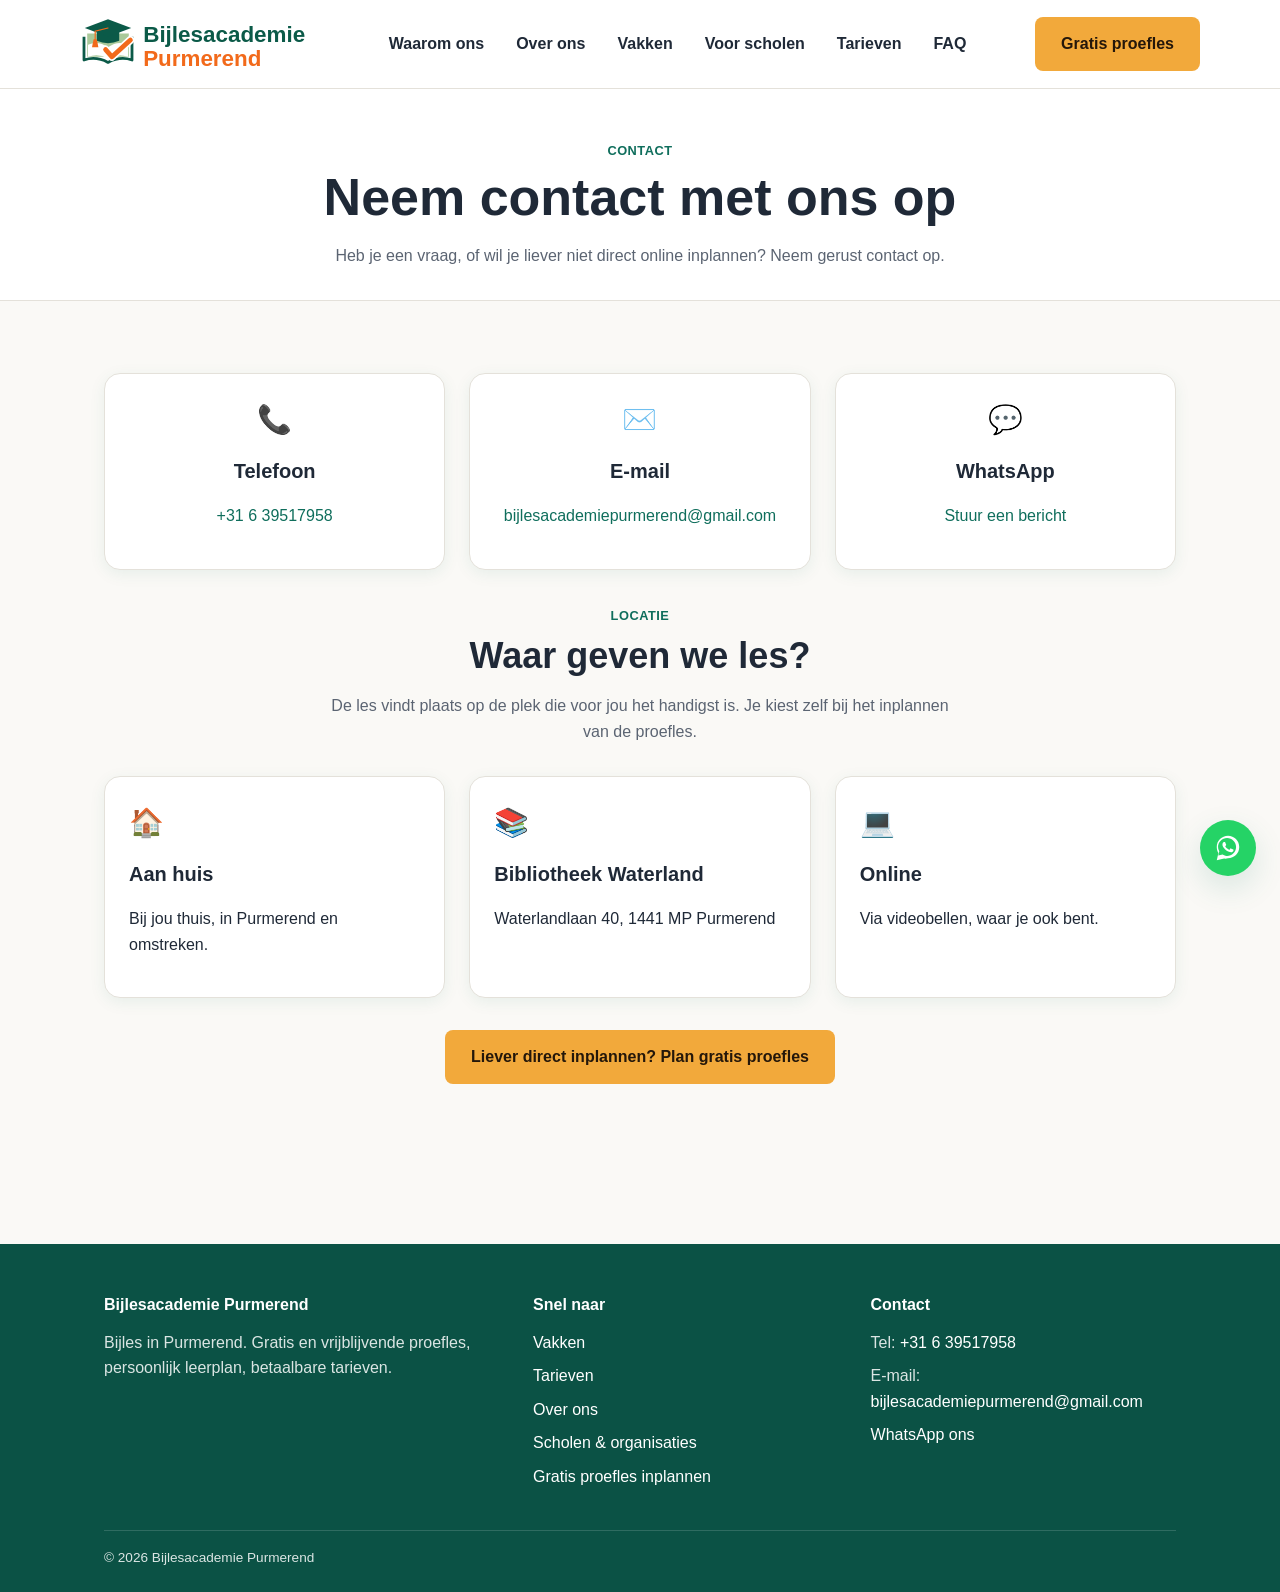
<file: contact.html>
<!DOCTYPE html>
<html lang="nl">
<head>
  <meta charset="UTF-8">
  <meta name="viewport" content="width=device-width, initial-scale=1.0">
  <title>Contact | Bijlesacademie Purmerend</title>
  <meta name="description" content="Neem contact op met Bijlesacademie Purmerend via telefoon, e-mail of WhatsApp, of plan direct een gratis proefles in.">
  <meta property="og:type" content="website">
  <meta property="og:site_name" content="Bijlesacademie Purmerend">
  <meta property="og:title" content="Contact | Bijlesacademie Purmerend">
  <meta property="og:description" content="Neem contact op met Bijlesacademie Purmerend via telefoon, e-mail of WhatsApp, of plan direct een gratis proefles in.">
  <meta property="og:url" content="https://bijlesacademiepurmerend.nl/contact.html">
  <meta property="og:image" content="https://bijlesacademiepurmerend.nl/images/og-image.jpg">
  <meta property="og:image:width" content="1200">
  <meta property="og:image:height" content="627">
  <meta name="twitter:card" content="summary_large_image">
  <link rel="icon" href="images/favicon.png" type="image/png">
  <link rel="stylesheet" href="css/style.css">
</head>
<body>

  <header class="site-header">
    <div class="container nav">
      <a class="logo" href="index.html">
        <img src="images/logo.svg" alt="Bijlesacademie Purmerend">
      </a>
      <nav class="nav-links" id="nav-links" aria-label="Hoofdmenu">
        <a href="index.html#waarom-ons">Waarom ons</a>
        <a href="over-ons.html">Over ons</a>
        <a href="vakken.html">Vakken</a>
        <a href="scholen.html">Voor scholen</a>
        <a href="index.html#tarieven">Tarieven</a>        <a href="index.html#faq">FAQ</a>
      </nav>
      <div class="nav-actions">
        <a class="btn btn--primary nav-cta" href="proefles-inplannen.html">Gratis proefles</a>
        <button class="nav-toggle" aria-label="Menu openen" aria-expanded="false">☰</button>
      </div>
    </div>
  </header>

  <main>

    <div class="page-header">
      <div class="container">
        <span class="eyebrow">Contact</span>
        <h1>Neem contact met ons op</h1>
        <p>Heb je een vraag, of wil je liever niet direct online inplannen? Neem gerust contact op.</p>
      </div>
    </div>

    <section class="section">
      <div class="container">
        <div class="grid grid--3">
          <div class="card text-center">
            <div class="card-icon">📞</div>
            <h3>Telefoon</h3>
            <!-- PLACEHOLDER: vul hier het echte telefoonnummer in. -->
            <p><a href="tel:+31639517958">+31 6 39517958</a></p>
          </div>
          <div class="card text-center">
            <div class="card-icon">✉️</div>
            <h3>E-mail</h3>
            <!-- PLACEHOLDER: vul hier het echte e-mailadres in (bv. het Google Workspace-adres). -->
            <p><a href="mailto:bijlesacademiepurmerend@gmail.com">bijlesacademiepurmerend@gmail.com</a></p>
          </div>
          <div class="card text-center">
            <div class="card-icon">💬</div>
            <h3>WhatsApp</h3>
            <!-- PLACEHOLDER: vul hier de echte WhatsApp-link in, bv. https://wa.me/31612345678 -->
            <p><a href="https://wa.me/31639517958">Stuur een bericht</a></p>
          </div>
        </div>

        <div class="section-intro mt-6">
          <span class="eyebrow">Locatie</span>
          <h2>Waar geven we les?</h2>
          <p>De les vindt plaats op de plek die voor jou het handigst is. Je kiest zelf bij het inplannen van de proefles.</p>
        </div>

        <div class="grid grid--3">
          <div class="card">
            <div class="card-icon">🏠</div>
            <h3>Aan huis</h3>
            <p>Bij jou thuis, in Purmerend en omstreken.</p>
          </div>
          <div class="card">
            <div class="card-icon">📚</div>
            <h3>Bibliotheek Waterland</h3>
            <p>Waterlandlaan 40, 1441 MP Purmerend</p>
          </div>
          <div class="card">
            <div class="card-icon">💻</div>
            <h3>Online</h3>
            <p>Via videobellen, waar je ook bent.</p>
          </div>
        </div>

        <p class="text-center mt-6">
          <a class="btn btn--primary" href="proefles-inplannen.html">Liever direct inplannen? Plan gratis proefles</a>
        </p>
      </div>
    </section>

  </main>

  <footer class="site-footer">
    <div class="container">
      <div class="footer-grid">
        <div>
          <h4>Bijlesacademie Purmerend</h4>
          <p>Bijles in Purmerend. Gratis en vrijblijvende proefles, persoonlijk leerplan, betaalbare tarieven.</p>
        </div>
        <div>
          <h4>Snel naar</h4>
          <ul>
            <li><a href="vakken.html">Vakken</a></li>
            <li><a href="index.html#tarieven">Tarieven</a></li>
            <li><a href="over-ons.html">Over ons</a></li>
            <li><a href="scholen.html">Scholen &amp; organisaties</a></li>            <li><a href="proefles-inplannen.html">Gratis proefles inplannen</a></li>
          </ul>
        </div>
        <div>
          <h4>Contact</h4>
          <!-- PLACEHOLDERS: vul hier de echte contactgegevens in. Zoek in het hele
               project op "[" om alle placeholders terug te vinden (zie SETUP.md). -->
          <ul>
            <li>Tel: <a href="tel:+31639517958">+31 6 39517958</a></li>
            <li>E-mail: <a href="mailto:bijlesacademiepurmerend@gmail.com">bijlesacademiepurmerend@gmail.com</a></li>
            <li><a href="https://wa.me/31639517958">WhatsApp ons</a></li>
          </ul>
        </div>
      </div>
      <div class="footer-bottom">
        <span>&copy; <span data-year></span> Bijlesacademie Purmerend</span>
      </div>
    </div>
  </footer>

  <a class="whatsapp-float" href="https://wa.me/31639517958" target="_blank" rel="noopener" aria-label="Stuur een WhatsApp-bericht">
    <svg viewBox="0 0 32 32" aria-hidden="true">
      <path d="M16.004 3C9.376 3 4 8.373 4 15c0 2.34.652 4.527 1.786 6.395L4 29l7.84-1.746A11.94 11.94 0 0 0 16.004 27C22.63 27 28 21.627 28 15S22.63 3 16.004 3zm.002 21.6c-1.94 0-3.76-.52-5.33-1.43l-.383-.227-4.65 1.035 1.06-4.53-.25-.4A9.55 9.55 0 0 1 5.4 15c0-5.302 4.303-9.6 9.606-9.6 5.302 0 9.6 4.298 9.6 9.6 0 5.303-4.298 9.6-9.6 9.6zm5.27-7.19c-.29-.145-1.712-.845-1.978-.942-.265-.097-.458-.145-.652.145-.194.29-.748.942-.917 1.136-.169.194-.338.218-.628.073-.29-.145-1.223-.451-2.33-1.437-.862-.769-1.444-1.718-1.613-2.008-.169-.29-.018-.446.127-.59.13-.13.29-.338.435-.507.145-.169.194-.29.29-.484.097-.194.048-.363-.024-.508-.073-.145-.652-1.572-.893-2.153-.235-.566-.474-.49-.652-.5-.169-.008-.363-.01-.556-.01a1.067 1.067 0 0 0-.773.363c-.265.29-1.014.99-1.014 2.416 0 1.426 1.038 2.804 1.183 2.998.145.194 2.043 3.12 4.95 4.376.692.299 1.232.477 1.653.61.694.221 1.326.19 1.826.115.557-.083 1.712-.7 1.954-1.375.242-.676.242-1.255.169-1.376-.073-.121-.266-.194-.556-.339z"/>
    </svg>
  </a>

  <script src="js/main.js"></script>
</body>
</html>
</file>
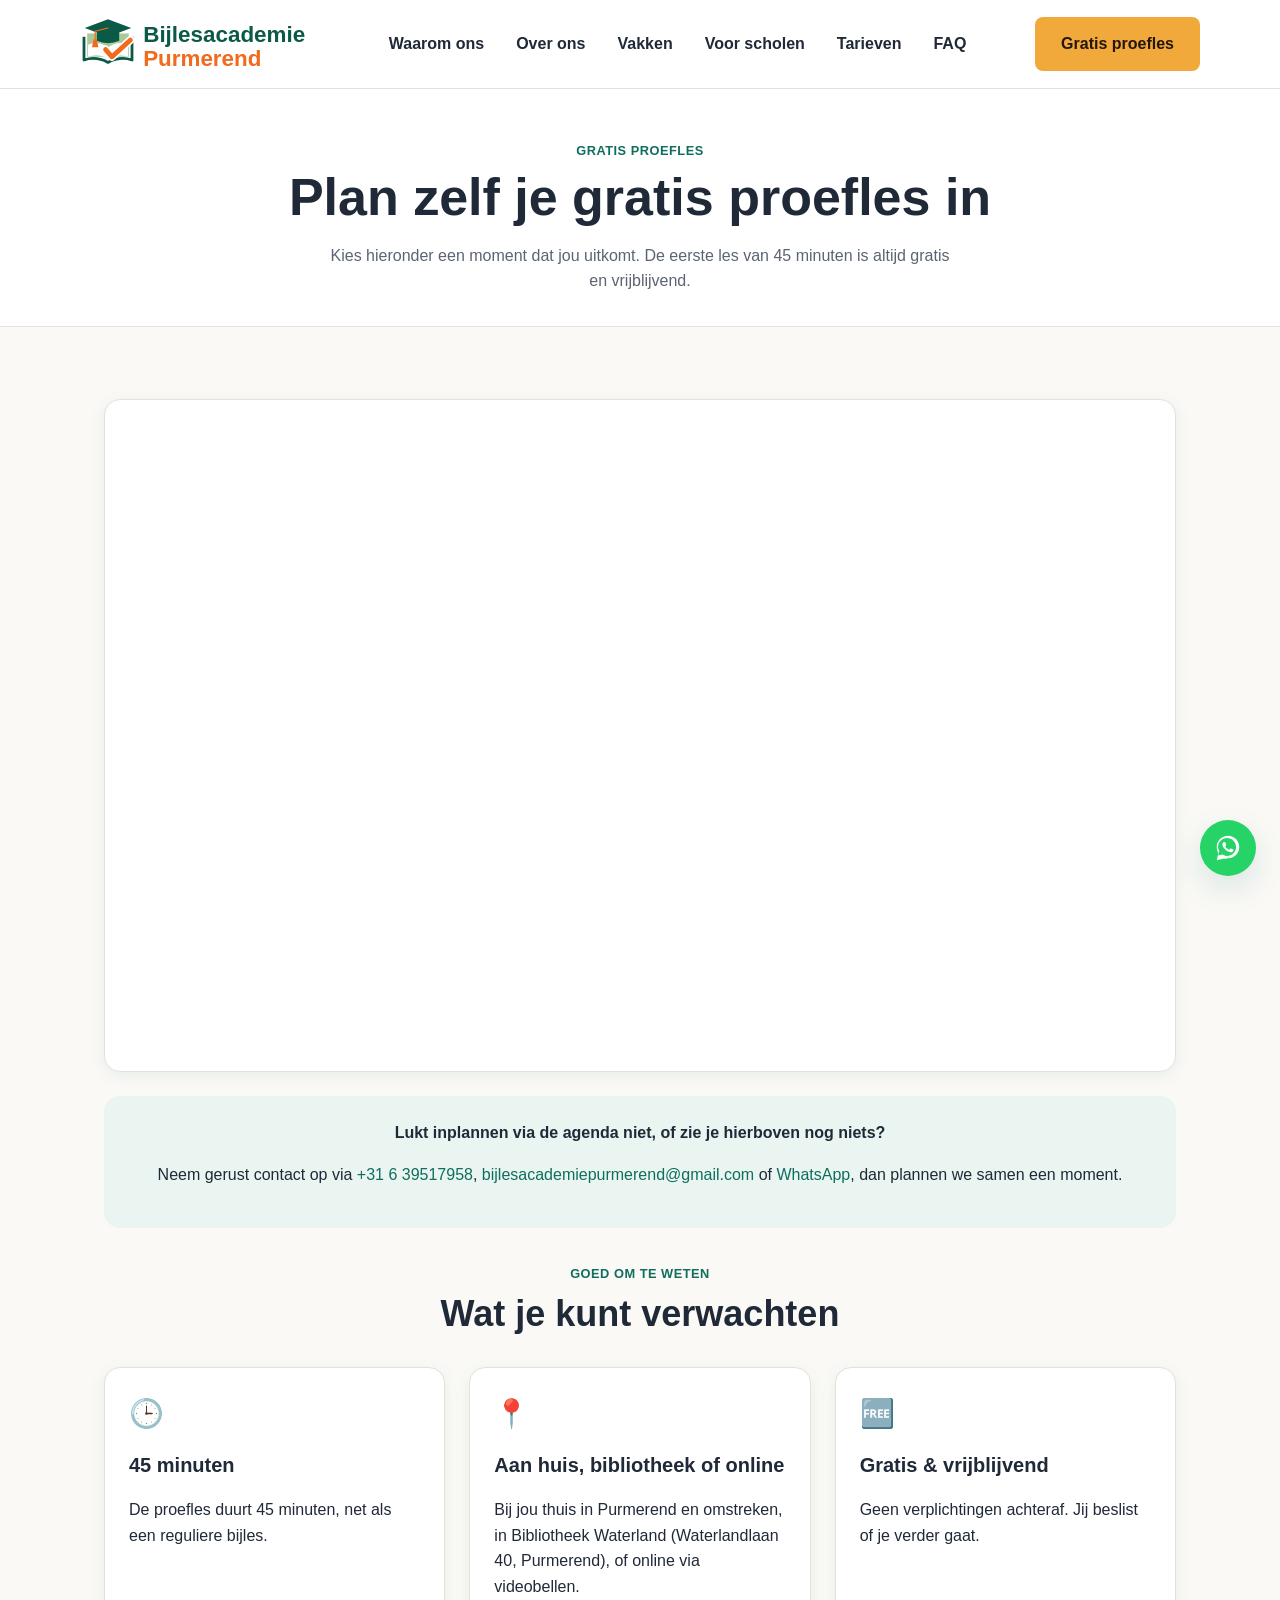
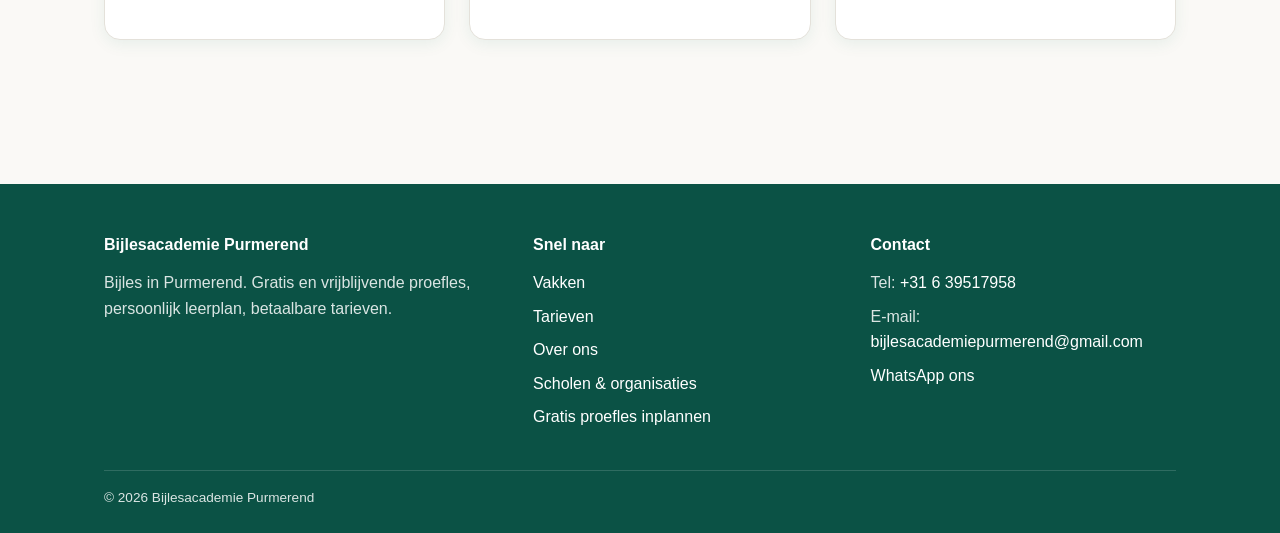
<file: proefles-inplannen.html>
<!DOCTYPE html>
<html lang="nl">
<head>
  <meta charset="UTF-8">
  <meta name="viewport" content="width=device-width, initial-scale=1.0">
  <title>Gratis proefles inplannen | Bijlesacademie Purmerend</title>
  <meta name="description" content="Plan zelf binnen enkele minuten je gratis en vrijblijvende proefles in via onze online agenda.">
  <meta property="og:type" content="website">
  <meta property="og:site_name" content="Bijlesacademie Purmerend">
  <meta property="og:title" content="Gratis proefles inplannen | Bijlesacademie Purmerend">
  <meta property="og:description" content="Plan zelf binnen enkele minuten je gratis en vrijblijvende proefles in via onze online agenda.">
  <meta property="og:url" content="https://bijlesacademiepurmerend.nl/proefles-inplannen.html">
  <meta property="og:image" content="https://bijlesacademiepurmerend.nl/images/og-image.jpg">
  <meta property="og:image:width" content="1200">
  <meta property="og:image:height" content="627">
  <meta name="twitter:card" content="summary_large_image">
  <link rel="icon" href="images/favicon.png" type="image/png">
  <link rel="stylesheet" href="css/style.css">
</head>
<body>

  <header class="site-header">
    <div class="container nav">
      <a class="logo" href="index.html">
        <img src="images/logo.svg" alt="Bijlesacademie Purmerend">
      </a>
      <nav class="nav-links" id="nav-links" aria-label="Hoofdmenu">
        <a href="index.html#waarom-ons">Waarom ons</a>
        <a href="over-ons.html">Over ons</a>
        <a href="vakken.html">Vakken</a>
        <a href="scholen.html">Voor scholen</a>
        <a href="index.html#tarieven">Tarieven</a>        <a href="index.html#faq">FAQ</a>
      </nav>
      <div class="nav-actions">
        <a class="btn btn--primary nav-cta" href="proefles-inplannen.html">Gratis proefles</a>
        <button class="nav-toggle" aria-label="Menu openen" aria-expanded="false">☰</button>
      </div>
    </div>
  </header>

  <main>

    <div class="page-header">
      <div class="container">
        <span class="eyebrow">Gratis proefles</span>
        <h1>Plan zelf je gratis proefles in</h1>
        <p>Kies hieronder een moment dat jou uitkomt. De eerste les van 45 minuten is altijd gratis en vrijblijvend.</p>
      </div>
    </div>

    <section class="section">
      <div class="container">

        <!--
          ====================================================================
          GOOGLE AGENDA - AFSPRAAKSCHEMA (booking-widget)
          ====================================================================
          Vervang [GOOGLE_AGENDA_EMBED_URL] hieronder door de embed-URL van je
          eigen Google Agenda-afspraakschema. Volg de stappen in
          GOOGLE-AGENDA-INSTRUCTIES.md om dit afspraakschema aan te maken en
          de juiste URL op te halen.

          Voorbeeld van hoe de src eruit gaat zien (niet klakkeloos kopiëren,
          dit is een voorbeeld-URL, geen echte):
          src="https://calendar.google.com/calendar/appointments/schedules/AcZssZ...?gv=true"
          ====================================================================
        -->
        <div class="booking-frame-wrap" id="booking-frame-wrap">
          <iframe
            id="agenda-iframe"
            data-src="https://calendar.google.com/calendar/appointments/schedules/AcZssZ3O1rrRIZqszejMQqa-jOZ7WnRqwA2Elp-zNrtwZoOJZjMpGWCyuywxxC4DXcFd0NKUFuQHbugs?gv=true"
            title="Plan je gratis proefles in via Google Agenda"
            loading="lazy"
            hidden>
          </iframe>
        </div>

        <div class="booking-fallback">
          <p><strong>Lukt inplannen via de agenda niet, of zie je hierboven nog niets?</strong></p>
          <!-- PLACEHOLDERS: vul hier de echte contactgegevens in zodra bekend. -->
          <p>Neem gerust contact op via <a href="tel:+31639517958">+31 6 39517958</a>,
             <a href="mailto:bijlesacademiepurmerend@gmail.com">bijlesacademiepurmerend@gmail.com</a> of
             <a href="https://wa.me/31639517958">WhatsApp</a>, dan plannen we samen een moment.</p>
        </div>

        <div class="section-intro mt-6">
          <span class="eyebrow">Goed om te weten</span>
          <h2>Wat je kunt verwachten</h2>
        </div>
        <div class="grid grid--3">
          <div class="card">
            <div class="card-icon">🕒</div>
            <h3>45 minuten</h3>
            <p>De proefles duurt 45 minuten, net als een reguliere bijles.</p>
          </div>
          <div class="card">
            <div class="card-icon">📍</div>
            <h3>Aan huis, bibliotheek of online</h3>
            <p>Bij jou thuis in Purmerend en omstreken, in Bibliotheek Waterland (Waterlandlaan 40, Purmerend), of online via videobellen.</p>
          </div>
          <div class="card">
            <div class="card-icon">🆓</div>
            <h3>Gratis &amp; vrijblijvend</h3>
            <p>Geen verplichtingen achteraf. Jij beslist of je verder gaat.</p>
          </div>
        </div>
      </div>
    </section>

  </main>

  <footer class="site-footer">
    <div class="container">
      <div class="footer-grid">
        <div>
          <h4>Bijlesacademie Purmerend</h4>
          <p>Bijles in Purmerend. Gratis en vrijblijvende proefles, persoonlijk leerplan, betaalbare tarieven.</p>
        </div>
        <div>
          <h4>Snel naar</h4>
          <ul>
            <li><a href="vakken.html">Vakken</a></li>
            <li><a href="index.html#tarieven">Tarieven</a></li>
            <li><a href="over-ons.html">Over ons</a></li>
            <li><a href="scholen.html">Scholen &amp; organisaties</a></li>            <li><a href="proefles-inplannen.html">Gratis proefles inplannen</a></li>
          </ul>
        </div>
        <div>
          <h4>Contact</h4>
          <!-- PLACEHOLDERS: vul hier de echte contactgegevens in. Zoek in het hele
               project op "[" om alle placeholders terug te vinden (zie SETUP.md). -->
          <ul>
            <li>Tel: <a href="tel:+31639517958">+31 6 39517958</a></li>
            <li>E-mail: <a href="mailto:bijlesacademiepurmerend@gmail.com">bijlesacademiepurmerend@gmail.com</a></li>
            <li><a href="https://wa.me/31639517958">WhatsApp ons</a></li>          </ul>
        </div>
      </div>
      <div class="footer-bottom">
        <span>&copy; <span data-year></span> Bijlesacademie Purmerend</span>
      </div>
    </div>
  </footer>

  <a class="whatsapp-float" href="https://wa.me/31639517958" target="_blank" rel="noopener" aria-label="Stuur een WhatsApp-bericht">
    <svg viewBox="0 0 32 32" aria-hidden="true">
      <path d="M16.004 3C9.376 3 4 8.373 4 15c0 2.34.652 4.527 1.786 6.395L4 29l7.84-1.746A11.94 11.94 0 0 0 16.004 27C22.63 27 28 21.627 28 15S22.63 3 16.004 3zm.002 21.6c-1.94 0-3.76-.52-5.33-1.43l-.383-.227-4.65 1.035 1.06-4.53-.25-.4A9.55 9.55 0 0 1 5.4 15c0-5.302 4.303-9.6 9.606-9.6 5.302 0 9.6 4.298 9.6 9.6 0 5.303-4.298 9.6-9.6 9.6zm5.27-7.19c-.29-.145-1.712-.845-1.978-.942-.265-.097-.458-.145-.652.145-.194.29-.748.942-.917 1.136-.169.194-.338.218-.628.073-.29-.145-1.223-.451-2.33-1.437-.862-.769-1.444-1.718-1.613-2.008-.169-.29-.018-.446.127-.59.13-.13.29-.338.435-.507.145-.169.194-.29.29-.484.097-.194.048-.363-.024-.508-.073-.145-.652-1.572-.893-2.153-.235-.566-.474-.49-.652-.5-.169-.008-.363-.01-.556-.01a1.067 1.067 0 0 0-.773.363c-.265.29-1.014.99-1.014 2.416 0 1.426 1.038 2.804 1.183 2.998.145.194 2.043 3.12 4.95 4.376.692.299 1.232.477 1.653.61.694.221 1.326.19 1.826.115.557-.083 1.712-.7 1.954-1.375.242-.676.242-1.255.169-1.376-.073-.121-.266-.194-.556-.339z"/>
    </svg>
  </a>

  <script src="js/main.js"></script>
  <script>
    (function () {
      var iframe = document.getElementById("agenda-iframe");
      var wrap = document.getElementById("booking-frame-wrap");
      var src = iframe.getAttribute("data-src");
      if (!src || src.indexOf("[") !== -1) {
        wrap.innerHTML =
          '<div class="empty-state">' +
          "<p><strong>De online agenda wordt binnenkort gekoppeld.</strong></p>" +
          "<p>Gebruik ondertussen de contactgegevens hieronder om een gratis proefles in te plannen.</p>" +
          "</div>";
      } else {
        iframe.src = src;
        iframe.hidden = false;
      }
    })();
  </script>
</body>
</html>
</file>
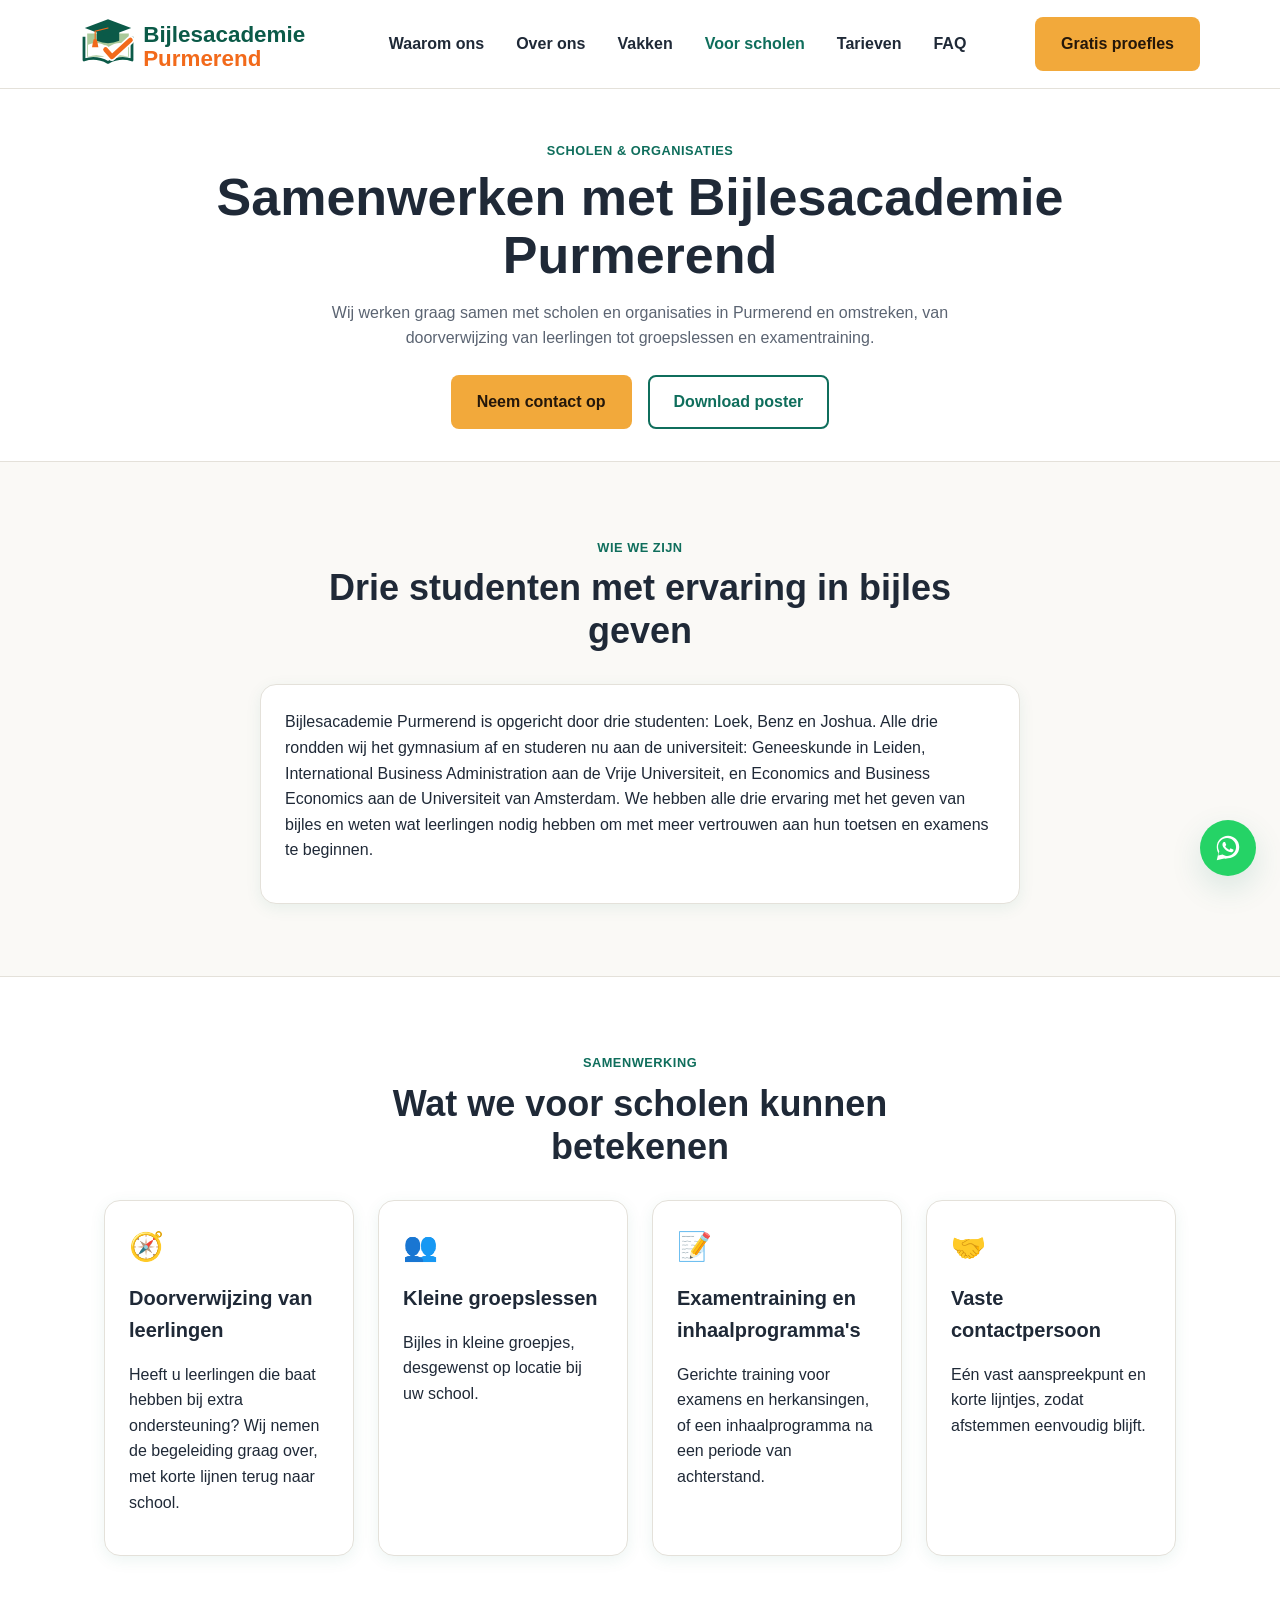
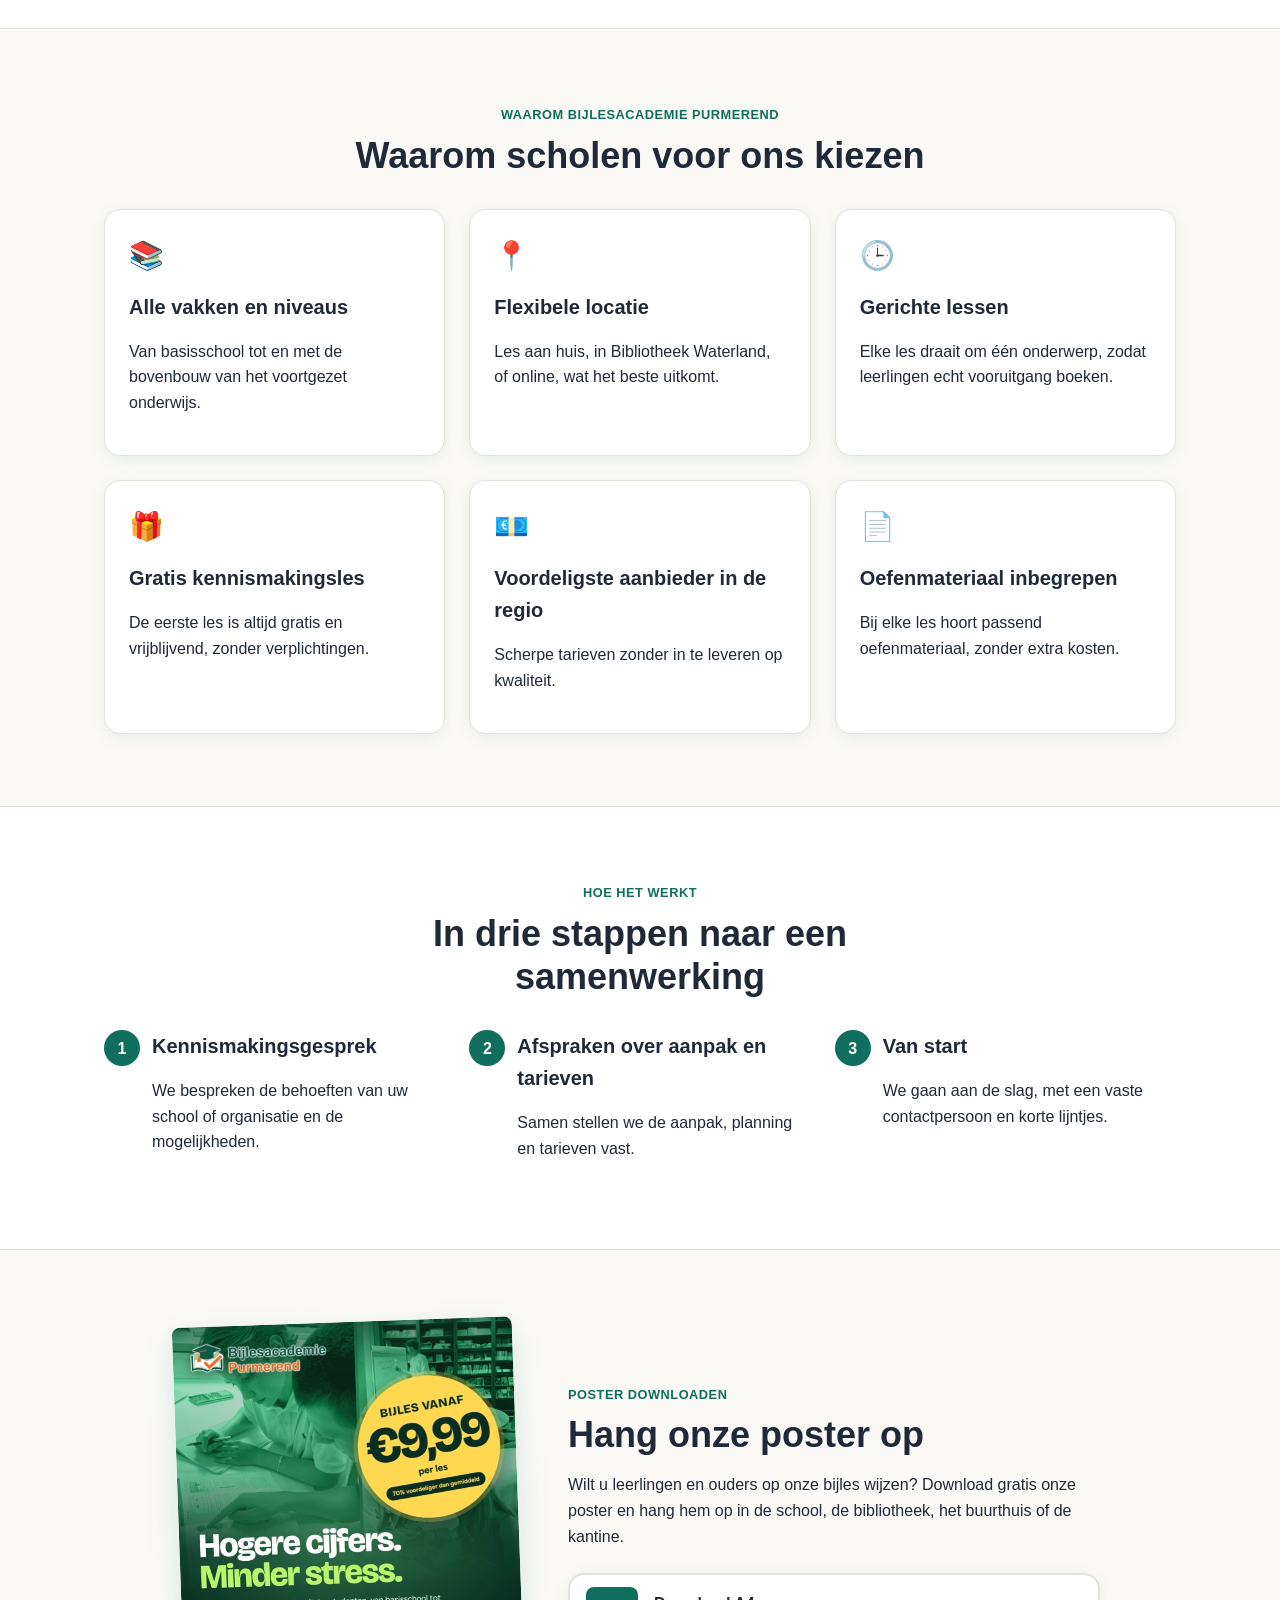
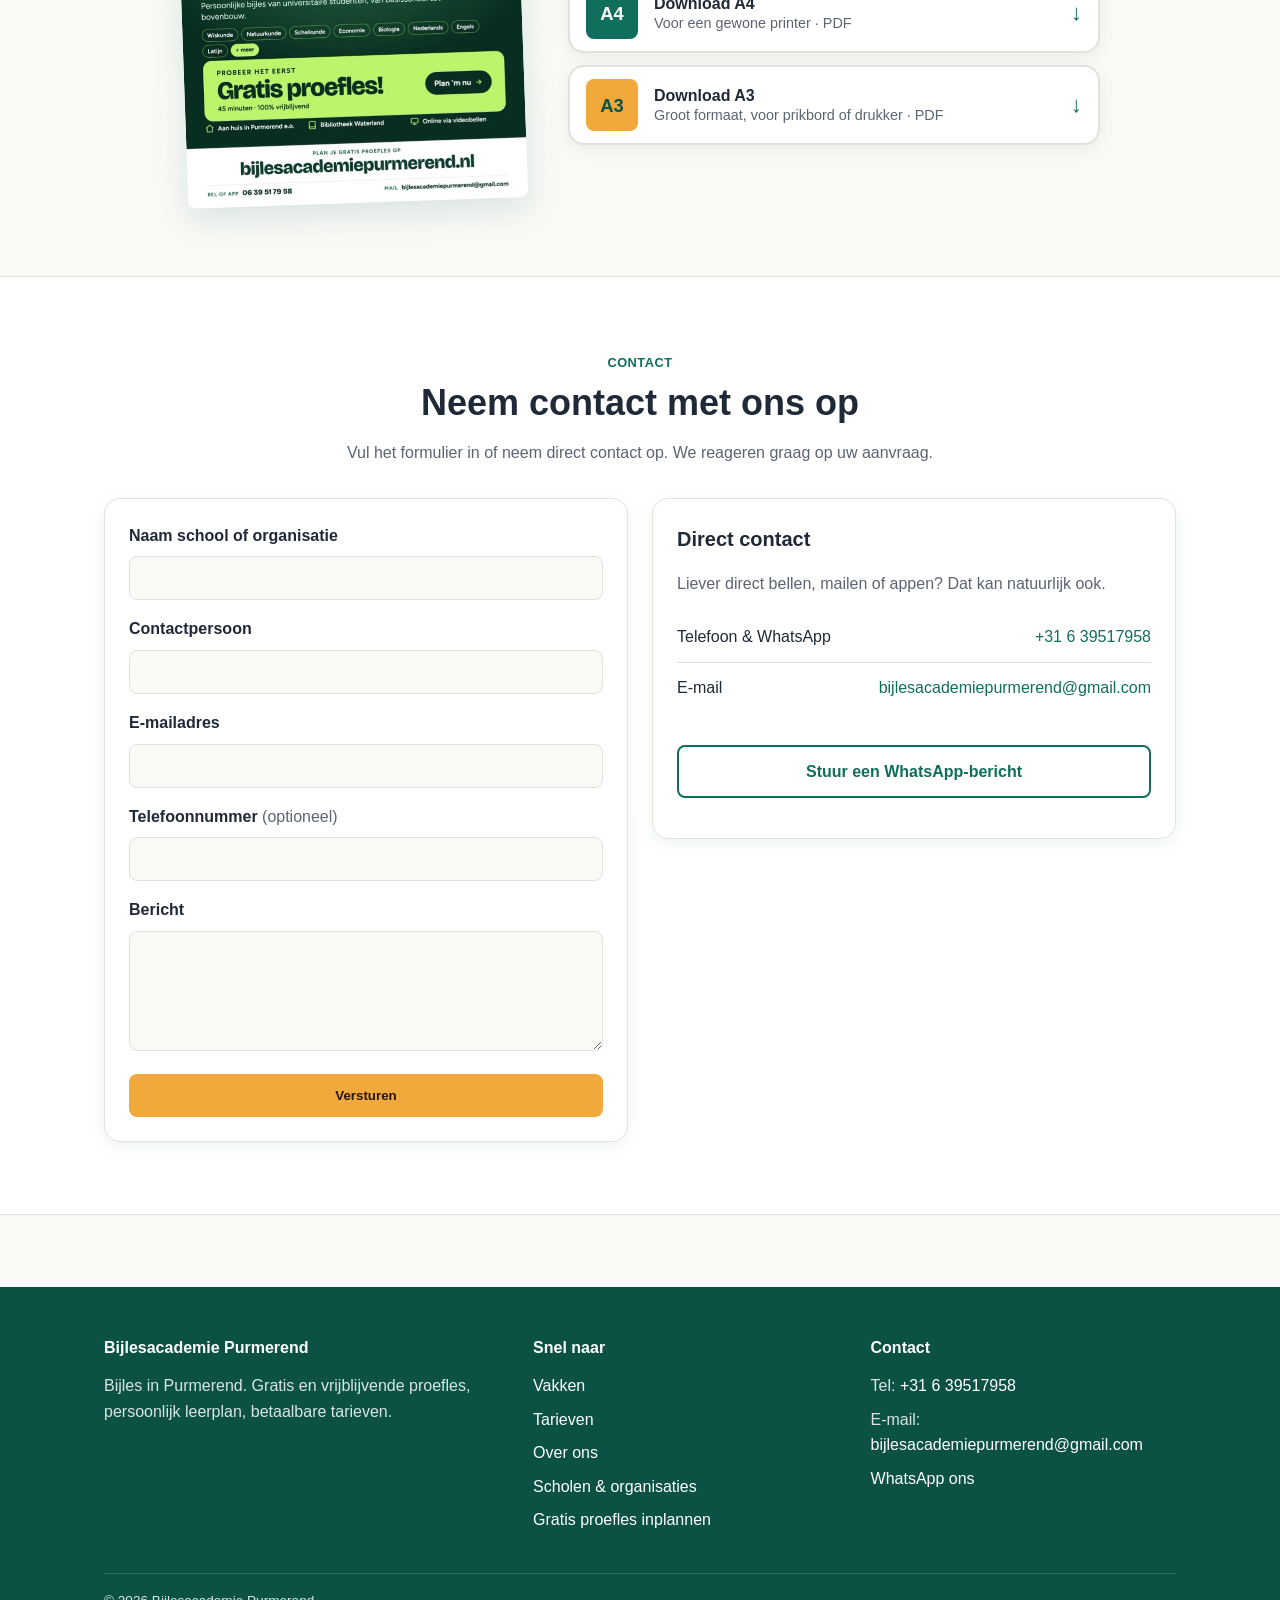
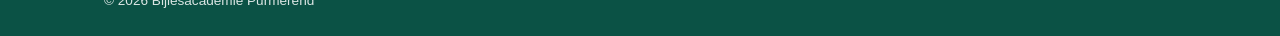
<file: scholen.html>
<!DOCTYPE html>
<html lang="nl">
<head>
  <meta charset="UTF-8">
  <meta name="viewport" content="width=device-width, initial-scale=1.0">
  <title>Voor scholen &amp; organisaties | Bijlesacademie Purmerend</title>
  <meta name="description" content="Samenwerken met Bijlesacademie Purmerend: doorverwijzing, groepslessen en examentraining voor leerlingen, in overleg met scholen en organisaties in Purmerend.">
  <meta property="og:type" content="website">
  <meta property="og:site_name" content="Bijlesacademie Purmerend">
  <meta property="og:title" content="Voor scholen &amp; organisaties | Bijlesacademie Purmerend">
  <meta property="og:description" content="Samenwerken met Bijlesacademie Purmerend: doorverwijzing, groepslessen en examentraining voor leerlingen, in overleg met scholen en organisaties in Purmerend.">
  <meta property="og:url" content="https://bijlesacademiepurmerend.nl/scholen.html">
  <meta property="og:image" content="https://bijlesacademiepurmerend.nl/images/og-image.jpg">
  <meta property="og:image:width" content="1200">
  <meta property="og:image:height" content="627">
  <meta name="twitter:card" content="summary_large_image">
  <link rel="icon" href="images/favicon.png" type="image/png">
  <link rel="stylesheet" href="css/style.css">
</head>
<body>

  <header class="site-header">
    <div class="container nav">
      <a class="logo" href="index.html">
        <img src="images/logo.svg" alt="Bijlesacademie Purmerend">
      </a>
      <nav class="nav-links" id="nav-links" aria-label="Hoofdmenu">
        <a href="index.html#waarom-ons">Waarom ons</a>
        <a href="over-ons.html">Over ons</a>
        <a href="vakken.html">Vakken</a>
        <a href="scholen.html">Voor scholen</a>
        <a href="index.html#tarieven">Tarieven</a>        <a href="index.html#faq">FAQ</a>
      </nav>
      <div class="nav-actions">
        <a class="btn btn--primary nav-cta" href="proefles-inplannen.html">Gratis proefles</a>
        <button class="nav-toggle" aria-label="Menu openen" aria-expanded="false">☰</button>
      </div>
    </div>
  </header>

  <main>

    <div class="page-header">
      <div class="container">
        <span class="eyebrow">Scholen &amp; organisaties</span>
        <h1>Samenwerken met Bijlesacademie Purmerend</h1>
        <p>Wij werken graag samen met scholen en organisaties in Purmerend en omstreken, van doorverwijzing van leerlingen tot groepslessen en examentraining.</p>
        <div class="hero-actions" style="justify-content:center;">
          <a class="btn btn--primary" href="#aanvraag">Neem contact op</a>
          <a class="btn btn--outline" href="#poster">Download poster</a>
        </div>
      </div>
    </div>

    <!-- Wie we zijn -->
    <section class="section">
      <div class="container">
        <div class="section-intro">
          <span class="eyebrow">Wie we zijn</span>
          <h2>Drie studenten met ervaring in bijles geven</h2>
        </div>
        <div class="card" style="max-width:760px;margin:0 auto;">
          <p>Bijlesacademie Purmerend is opgericht door drie studenten: Loek, Benz en Joshua. Alle drie rondden wij het gymnasium af en studeren nu aan de universiteit: Geneeskunde in Leiden, International Business Administration aan de Vrije Universiteit, en Economics and Business Economics aan de Universiteit van Amsterdam. We hebben alle drie ervaring met het geven van bijles en weten wat leerlingen nodig hebben om met meer vertrouwen aan hun toetsen en examens te beginnen.</p>
        </div>
      </div>
    </section>

    <!-- Wat we voor scholen kunnen betekenen -->
    <section class="section section--alt">
      <div class="container">
        <div class="section-intro">
          <span class="eyebrow">Samenwerking</span>
          <h2>Wat we voor scholen kunnen betekenen</h2>
        </div>
        <div class="grid grid--4">
          <div class="card">
            <div class="card-icon">🧭</div>
            <h3>Doorverwijzing van leerlingen</h3>
            <p>Heeft u leerlingen die baat hebben bij extra ondersteuning? Wij nemen de begeleiding graag over, met korte lijnen terug naar school.</p>
          </div>
          <div class="card">
            <div class="card-icon">👥</div>
            <h3>Kleine groepslessen</h3>
            <p>Bijles in kleine groepjes, desgewenst op locatie bij uw school.</p>
          </div>
          <div class="card">
            <div class="card-icon">📝</div>
            <h3>Examentraining en inhaalprogramma's</h3>
            <p>Gerichte training voor examens en herkansingen, of een inhaalprogramma na een periode van achterstand.</p>
          </div>
          <div class="card">
            <div class="card-icon">🤝</div>
            <h3>Vaste contactpersoon</h3>
            <p>Eén vast aanspreekpunt en korte lijntjes, zodat afstemmen eenvoudig blijft.</p>
          </div>
        </div>
      </div>
    </section>

    <!-- Waarom scholen voor ons kiezen -->
    <section class="section">
      <div class="container">
        <div class="section-intro">
          <span class="eyebrow">Waarom Bijlesacademie Purmerend</span>
          <h2>Waarom scholen voor ons kiezen</h2>
        </div>
        <div class="grid grid--3">
          <div class="card">
            <div class="card-icon">📚</div>
            <h3>Alle vakken en niveaus</h3>
            <p>Van basisschool tot en met de bovenbouw van het voortgezet onderwijs.</p>
          </div>
          <div class="card">
            <div class="card-icon">📍</div>
            <h3>Flexibele locatie</h3>
            <p>Les aan huis, in Bibliotheek Waterland, of online, wat het beste uitkomt.</p>
          </div>
          <div class="card">
            <div class="card-icon">🕒</div>
            <h3>Gerichte lessen</h3>
            <p>Elke les draait om één onderwerp, zodat leerlingen echt vooruitgang boeken.</p>
          </div>
          <div class="card">
            <div class="card-icon">🎁</div>
            <h3>Gratis kennismakingsles</h3>
            <p>De eerste les is altijd gratis en vrijblijvend, zonder verplichtingen.</p>
          </div>
          <div class="card">
            <div class="card-icon">💶</div>
            <h3>Voordeligste aanbieder in de regio</h3>
            <p>Scherpe tarieven zonder in te leveren op kwaliteit.</p>
          </div>
          <div class="card">
            <div class="card-icon">📄</div>
            <h3>Oefenmateriaal inbegrepen</h3>
            <p>Bij elke les hoort passend oefenmateriaal, zonder extra kosten.</p>
          </div>
        </div>
      </div>
    </section>

    <!-- Hoe het werkt -->
    <section class="section section--alt">
      <div class="container">
        <div class="section-intro">
          <span class="eyebrow">Hoe het werkt</span>
          <h2>In drie stappen naar een samenwerking</h2>
        </div>
        <div class="grid grid--3 steps">
          <div class="step">
            <h3>Kennismakingsgesprek</h3>
            <p>We bespreken de behoeften van uw school of organisatie en de mogelijkheden.</p>
          </div>
          <div class="step">
            <h3>Afspraken over aanpak en tarieven</h3>
            <p>Samen stellen we de aanpak, planning en tarieven vast.</p>
          </div>
          <div class="step">
            <h3>Van start</h3>
            <p>We gaan aan de slag, met een vaste contactpersoon en korte lijntjes.</p>
          </div>
        </div>
      </div>
    </section>

    <!-- Poster downloaden -->
    <section class="section" id="poster">
      <div class="container">
        <div class="poster-download">
          <a class="poster-download-preview" href="downloads/poster-bijlesacademie-purmerend-A4.pdf" target="_blank" rel="noopener">
            <img src="images/poster-voorbeeld.jpg" alt="Poster Bijlesacademie Purmerend: bijles vanaf €9,99 per les, gratis proefles" loading="lazy">
          </a>
          <div>
            <span class="eyebrow">Poster downloaden</span>
            <h2>Hang onze poster op</h2>
            <p>Wilt u leerlingen en ouders op onze bijles wijzen? Download gratis onze poster en hang hem op in de school, de bibliotheek, het buurthuis of de kantine.</p>
            <div class="poster-download-options">
              <a class="poster-option" href="downloads/poster-bijlesacademie-purmerend-A4.pdf" download>
                <span class="poster-option-size">A4</span>
                <span class="poster-option-text"><strong>Download A4</strong><span>Voor een gewone printer · PDF</span></span>
              </a>
              <a class="poster-option" href="downloads/poster-bijlesacademie-purmerend-A3.pdf" download>
                <span class="poster-option-size">A3</span>
                <span class="poster-option-text"><strong>Download A3</strong><span>Groot formaat, voor prikbord of drukker · PDF</span></span>
              </a>
            </div>
          </div>
        </div>
      </div>
    </section>

    <!-- Contact / aanvraag -->
    <section class="section section--alt" id="aanvraag">
      <div class="container">
        <div class="section-intro">
          <span class="eyebrow">Contact</span>
          <h2>Neem contact met ons op</h2>
          <p>Vul het formulier in of neem direct contact op. We reageren graag op uw aanvraag.</p>
        </div>
        <div class="grid grid--2" style="align-items:start;">
          <div class="card">
            <form id="scholen-contact-form" action="https://formspree.io/f/xdenjadl" method="POST" novalidate>
              <input type="hidden" name="_subject" value="Nieuwe aanvraag via scholen.html - Bijlesacademie Purmerend">
              <div class="form-group">
                <label for="scholen-organisatie">Naam school of organisatie</label>
                <input type="text" id="scholen-organisatie" name="organisatie" required autocomplete="organization">
              </div>
              <div class="form-group">
                <label for="scholen-contactpersoon">Contactpersoon</label>
                <input type="text" id="scholen-contactpersoon" name="contactpersoon" required autocomplete="name">
              </div>
              <div class="form-group">
                <label for="scholen-email">E-mailadres</label>
                <input type="email" id="scholen-email" name="email" required autocomplete="email">
              </div>
              <div class="form-group">
                <label for="scholen-telefoon">Telefoonnummer <span class="optional">(optioneel)</span></label>
                <input type="tel" id="scholen-telefoon" name="telefoon" autocomplete="tel">
              </div>
              <div class="form-group">
                <label for="scholen-bericht">Bericht</label>
                <textarea id="scholen-bericht" name="bericht" required></textarea>
              </div>
              <button type="submit" class="btn btn--primary btn--block">Versturen</button>
              <p class="form-success" id="scholen-form-success" role="status" hidden>Bedankt voor uw aanvraag! We nemen zo snel mogelijk contact met u op.</p>
              <p class="form-error" id="scholen-form-error" role="status" hidden>Er ging iets mis bij het versturen. Probeer het later opnieuw, of neem direct contact op via telefoon of e-mail hiernaast.</p>
            </form>
          </div>
          <div class="card">
            <h3>Direct contact</h3>
            <p class="text-muted">Liever direct bellen, mailen of appen? Dat kan natuurlijk ook.</p>
            <ul class="pricing-list">
              <li><span>Telefoon &amp; WhatsApp</span><span><a href="tel:+31639517958">+31 6 39517958</a></span></li>
              <li><span>E-mail</span><span><a href="mailto:bijlesacademiepurmerend@gmail.com">bijlesacademiepurmerend@gmail.com</a></span></li>
            </ul>
            <p class="mt-6">
              <a class="btn btn--outline btn--block" href="https://wa.me/31639517958">Stuur een WhatsApp-bericht</a>
            </p>
          </div>
        </div>
      </div>
    </section>

  </main>

  <footer class="site-footer">
    <div class="container">
      <div class="footer-grid">
        <div>
          <h4>Bijlesacademie Purmerend</h4>
          <p>Bijles in Purmerend. Gratis en vrijblijvende proefles, persoonlijk leerplan, betaalbare tarieven.</p>
        </div>
        <div>
          <h4>Snel naar</h4>
          <ul>
            <li><a href="vakken.html">Vakken</a></li>
            <li><a href="index.html#tarieven">Tarieven</a></li>
            <li><a href="over-ons.html">Over ons</a></li>
            <li><a href="scholen.html">Scholen &amp; organisaties</a></li>            <li><a href="proefles-inplannen.html">Gratis proefles inplannen</a></li>
          </ul>
        </div>
        <div>
          <h4>Contact</h4>
          <!-- PLACEHOLDERS: vul hier de echte contactgegevens in. Zoek in het hele
               project op "[" om alle placeholders terug te vinden (zie SETUP.md). -->
          <ul>
            <li>Tel: <a href="tel:+31639517958">+31 6 39517958</a></li>
            <li>E-mail: <a href="mailto:bijlesacademiepurmerend@gmail.com">bijlesacademiepurmerend@gmail.com</a></li>
            <li><a href="https://wa.me/31639517958">WhatsApp ons</a></li>          </ul>
        </div>
      </div>
      <div class="footer-bottom">
        <span>&copy; <span data-year></span> Bijlesacademie Purmerend</span>
      </div>
    </div>
  </footer>

  <a class="whatsapp-float" href="https://wa.me/31639517958" target="_blank" rel="noopener" aria-label="Stuur een WhatsApp-bericht">
    <svg viewBox="0 0 32 32" aria-hidden="true">
      <path d="M16.004 3C9.376 3 4 8.373 4 15c0 2.34.652 4.527 1.786 6.395L4 29l7.84-1.746A11.94 11.94 0 0 0 16.004 27C22.63 27 28 21.627 28 15S22.63 3 16.004 3zm.002 21.6c-1.94 0-3.76-.52-5.33-1.43l-.383-.227-4.65 1.035 1.06-4.53-.25-.4A9.55 9.55 0 0 1 5.4 15c0-5.302 4.303-9.6 9.606-9.6 5.302 0 9.6 4.298 9.6 9.6 0 5.303-4.298 9.6-9.6 9.6zm5.27-7.19c-.29-.145-1.712-.845-1.978-.942-.265-.097-.458-.145-.652.145-.194.29-.748.942-.917 1.136-.169.194-.338.218-.628.073-.29-.145-1.223-.451-2.33-1.437-.862-.769-1.444-1.718-1.613-2.008-.169-.29-.018-.446.127-.59.13-.13.29-.338.435-.507.145-.169.194-.29.29-.484.097-.194.048-.363-.024-.508-.073-.145-.652-1.572-.893-2.153-.235-.566-.474-.49-.652-.5-.169-.008-.363-.01-.556-.01a1.067 1.067 0 0 0-.773.363c-.265.29-1.014.99-1.014 2.416 0 1.426 1.038 2.804 1.183 2.998.145.194 2.043 3.12 4.95 4.376.692.299 1.232.477 1.653.61.694.221 1.326.19 1.826.115.557-.083 1.712-.7 1.954-1.375.242-.676.242-1.255.169-1.376-.073-.121-.266-.194-.556-.339z"/>
    </svg>
  </a>

  <script src="js/main.js"></script>
</body>
</html>
</file>
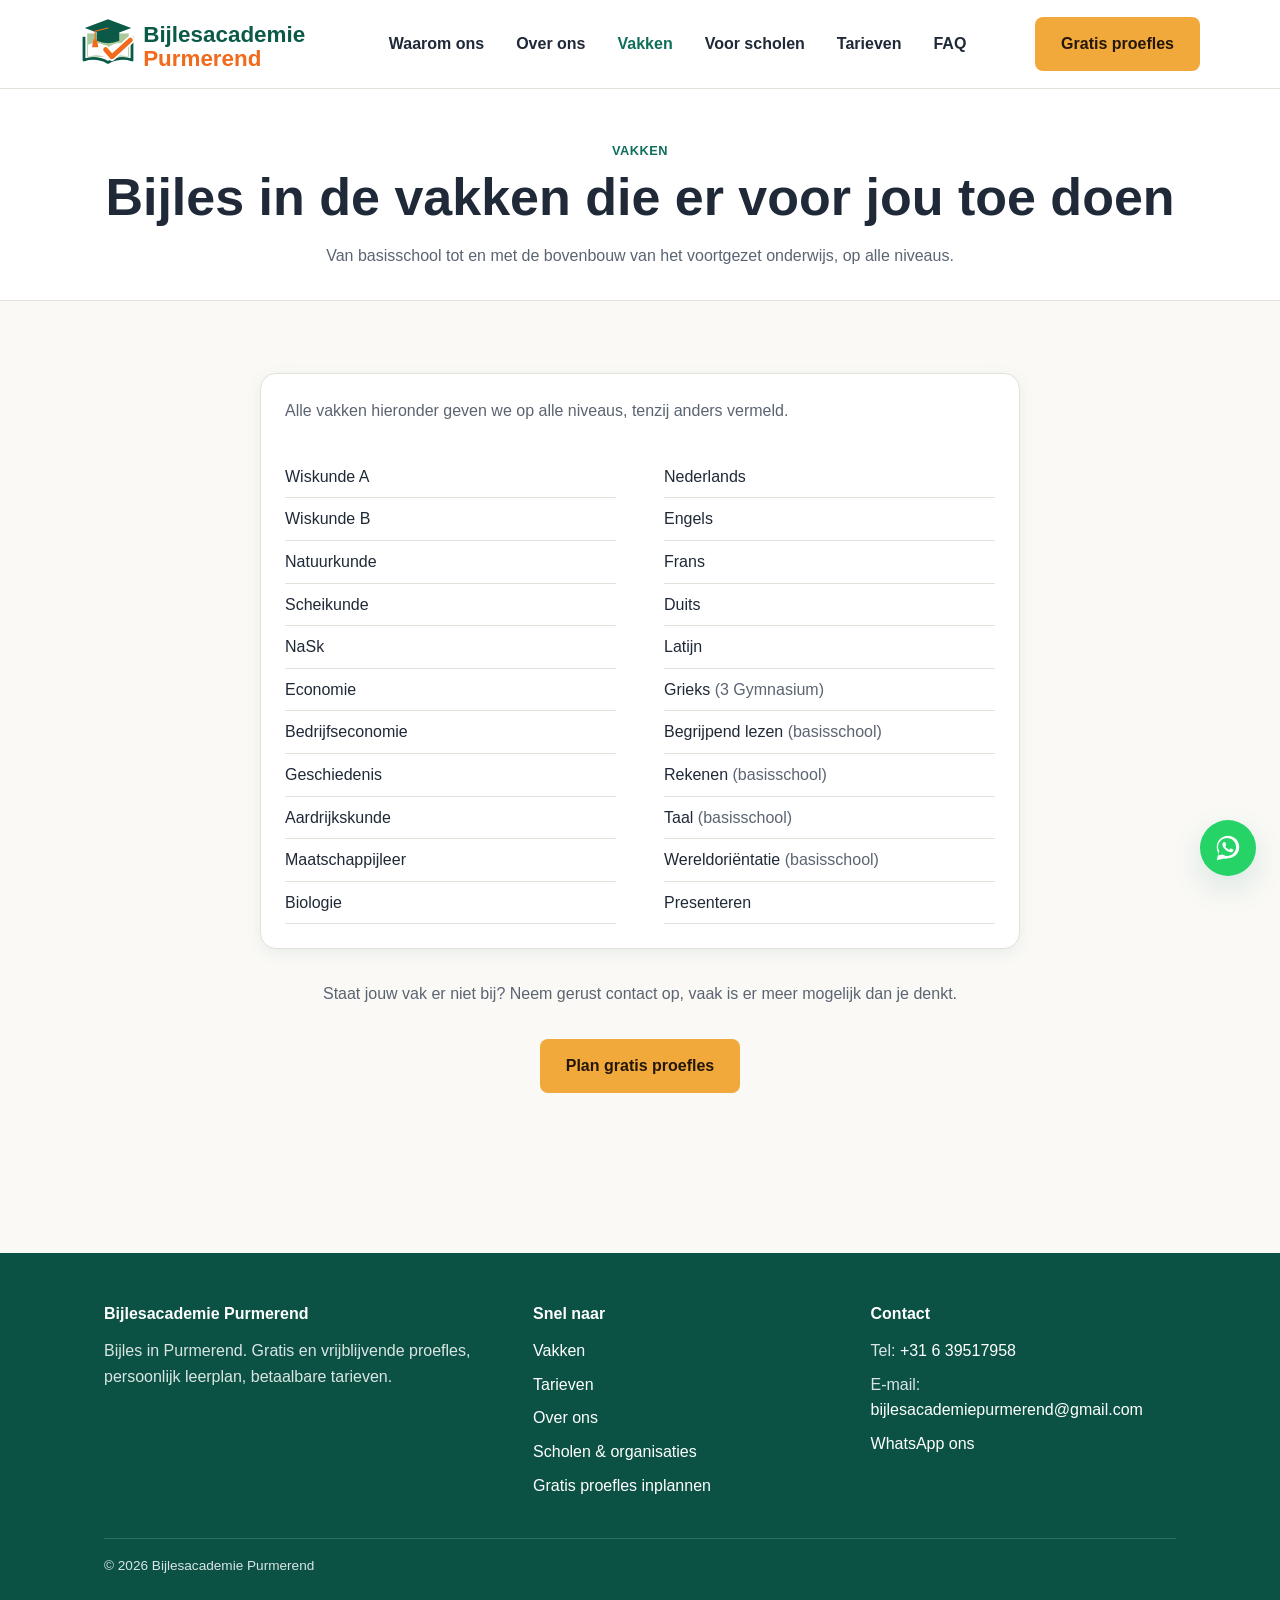
<file: vakken.html>
<!DOCTYPE html>
<html lang="nl">
<head>
  <meta charset="UTF-8">
  <meta name="viewport" content="width=device-width, initial-scale=1.0">
  <title>Vakken | Bijlesacademie Purmerend</title>
  <meta name="description" content="Bekijk alle vakken en niveaus waarvoor je bij Bijlesacademie Purmerend terecht kunt, van basis- tot en met middelbaar onderwijs.">
  <meta property="og:type" content="website">
  <meta property="og:site_name" content="Bijlesacademie Purmerend">
  <meta property="og:title" content="Vakken | Bijlesacademie Purmerend">
  <meta property="og:description" content="Bekijk alle vakken en niveaus waarvoor je bij Bijlesacademie Purmerend terecht kunt, van basis- tot en met middelbaar onderwijs.">
  <meta property="og:url" content="https://bijlesacademiepurmerend.nl/vakken.html">
  <meta property="og:image" content="https://bijlesacademiepurmerend.nl/images/og-image.jpg">
  <meta property="og:image:width" content="1200">
  <meta property="og:image:height" content="627">
  <meta name="twitter:card" content="summary_large_image">
  <link rel="icon" href="images/favicon.png" type="image/png">
  <link rel="stylesheet" href="css/style.css">
</head>
<body>

  <header class="site-header">
    <div class="container nav">
      <a class="logo" href="index.html">
        <img src="images/logo.svg" alt="Bijlesacademie Purmerend">
      </a>
      <nav class="nav-links" id="nav-links" aria-label="Hoofdmenu">
        <a href="index.html#waarom-ons">Waarom ons</a>
        <a href="over-ons.html">Over ons</a>
        <a href="vakken.html">Vakken</a>
        <a href="scholen.html">Voor scholen</a>
        <a href="index.html#tarieven">Tarieven</a>        <a href="index.html#faq">FAQ</a>
      </nav>
      <div class="nav-actions">
        <a class="btn btn--primary nav-cta" href="proefles-inplannen.html">Gratis proefles</a>
        <button class="nav-toggle" aria-label="Menu openen" aria-expanded="false">☰</button>
      </div>
    </div>
  </header>

  <main>

    <div class="page-header">
      <div class="container">
        <span class="eyebrow">Vakken</span>
        <h1>Bijles in de vakken die er voor jou toe doen</h1>
        <p>Van basisschool tot en met de bovenbouw van het voortgezet onderwijs, op alle niveaus.</p>
      </div>
    </div>

    <section class="section">
      <div class="container">
        <div class="card" style="max-width:760px;margin:0 auto;">
          <p class="text-muted">Alle vakken hieronder geven we op alle niveaus, tenzij anders vermeld.</p>
          <ul class="subject-list mt-6">
            <li>Wiskunde A</li>
            <li>Wiskunde B</li>
            <li>Natuurkunde</li>
            <li>Scheikunde</li>
            <li>NaSk</li>
            <li>Economie</li>
            <li>Bedrijfseconomie</li>
            <li>Geschiedenis</li>
            <li>Aardrijkskunde</li>
            <li>Maatschappijleer</li>
            <li>Biologie</li>
            <li>Nederlands</li>
            <li>Engels</li>
            <li>Frans</li>
            <li>Duits</li>
            <li>Latijn</li>
            <li>Grieks <span class="text-muted">(3 Gymnasium)</span></li>
            <li>Begrijpend lezen <span class="text-muted">(basisschool)</span></li>
            <li>Rekenen <span class="text-muted">(basisschool)</span></li>
            <li>Taal <span class="text-muted">(basisschool)</span></li>
            <li>Wereldoriëntatie <span class="text-muted">(basisschool)</span></li>
            <li>Presenteren</li>
          </ul>
        </div>

        <div class="section-intro mt-6">
          <p>Staat jouw vak er niet bij? Neem gerust contact op, vaak is er meer mogelijk dan je denkt.</p>
        </div>
        <p class="text-center">
          <a class="btn btn--primary" href="proefles-inplannen.html">Plan gratis proefles</a>
        </p>
      </div>
    </section>

  </main>

  <footer class="site-footer">
    <div class="container">
      <div class="footer-grid">
        <div>
          <h4>Bijlesacademie Purmerend</h4>
          <p>Bijles in Purmerend. Gratis en vrijblijvende proefles, persoonlijk leerplan, betaalbare tarieven.</p>
        </div>
        <div>
          <h4>Snel naar</h4>
          <ul>
            <li><a href="vakken.html">Vakken</a></li>
            <li><a href="index.html#tarieven">Tarieven</a></li>
            <li><a href="over-ons.html">Over ons</a></li>
            <li><a href="scholen.html">Scholen &amp; organisaties</a></li>            <li><a href="proefles-inplannen.html">Gratis proefles inplannen</a></li>
          </ul>
        </div>
        <div>
          <h4>Contact</h4>
          <!-- PLACEHOLDERS: vul hier de echte contactgegevens in. Zoek in het hele
               project op "[" om alle placeholders terug te vinden (zie SETUP.md). -->
          <ul>
            <li>Tel: <a href="tel:+31639517958">+31 6 39517958</a></li>
            <li>E-mail: <a href="mailto:bijlesacademiepurmerend@gmail.com">bijlesacademiepurmerend@gmail.com</a></li>
            <li><a href="https://wa.me/31639517958">WhatsApp ons</a></li>          </ul>
        </div>
      </div>
      <div class="footer-bottom">
        <span>&copy; <span data-year></span> Bijlesacademie Purmerend</span>
      </div>
    </div>
  </footer>

  <a class="whatsapp-float" href="https://wa.me/31639517958" target="_blank" rel="noopener" aria-label="Stuur een WhatsApp-bericht">
    <svg viewBox="0 0 32 32" aria-hidden="true">
      <path d="M16.004 3C9.376 3 4 8.373 4 15c0 2.34.652 4.527 1.786 6.395L4 29l7.84-1.746A11.94 11.94 0 0 0 16.004 27C22.63 27 28 21.627 28 15S22.63 3 16.004 3zm.002 21.6c-1.94 0-3.76-.52-5.33-1.43l-.383-.227-4.65 1.035 1.06-4.53-.25-.4A9.55 9.55 0 0 1 5.4 15c0-5.302 4.303-9.6 9.606-9.6 5.302 0 9.6 4.298 9.6 9.6 0 5.303-4.298 9.6-9.6 9.6zm5.27-7.19c-.29-.145-1.712-.845-1.978-.942-.265-.097-.458-.145-.652.145-.194.29-.748.942-.917 1.136-.169.194-.338.218-.628.073-.29-.145-1.223-.451-2.33-1.437-.862-.769-1.444-1.718-1.613-2.008-.169-.29-.018-.446.127-.59.13-.13.29-.338.435-.507.145-.169.194-.29.29-.484.097-.194.048-.363-.024-.508-.073-.145-.652-1.572-.893-2.153-.235-.566-.474-.49-.652-.5-.169-.008-.363-.01-.556-.01a1.067 1.067 0 0 0-.773.363c-.265.29-1.014.99-1.014 2.416 0 1.426 1.038 2.804 1.183 2.998.145.194 2.043 3.12 4.95 4.376.692.299 1.232.477 1.653.61.694.221 1.326.19 1.826.115.557-.083 1.712-.7 1.954-1.375.242-.676.242-1.255.169-1.376-.073-.121-.266-.194-.556-.339z"/>
    </svg>
  </a>

  <script src="js/main.js"></script>
</body>
</html>
</file>
<file: css/style.css>
/* ==========================================================================
   Bijlesacademie Purmerend — Stylesheet
   Opbouw: variabelen -> reset/basis -> typografie -> layout ->
           header/nav -> footer -> knoppen/componenten -> paginasecties ->
           media queries
   ========================================================================== */

/* ---------- Variabelen ---------- */
:root {
  --color-primary: #0f6e5c;
  --color-primary-dark: #0b5245;
  --color-accent: #f2a93b;
  --color-accent-dark: #d99225;
  --color-bg: #faf9f6;
  --color-surface: #ffffff;
  --color-text: #1f2937;
  --color-text-muted: #5b6472;
  --color-border: #e4e1da;
  --color-star: #f5b301;
  --color-success-bg: #eaf5f2;
  --color-deal-was: #dc2626;
  --color-deal-now: #16a34a;

  --font-body: -apple-system, BlinkMacSystemFont, "Segoe UI", Roboto,
    Helvetica, Arial, sans-serif;

  --space-1: 0.25rem;
  --space-2: 0.5rem;
  --space-3: 0.75rem;
  --space-4: 1rem;
  --space-5: 1.5rem;
  --space-6: 2rem;
  --space-7: 3rem;
  --space-8: 4.5rem;

  --radius: 0.5rem;
  --radius-lg: 1rem;
  --shadow: 0 4px 16px rgba(15, 110, 92, 0.08);
  --shadow-lg: 0 12px 32px rgba(15, 110, 92, 0.14);
  --content-width: 1120px;
}

/* ---------- Reset / basis ---------- */
*,
*::before,
*::after {
  box-sizing: border-box;
}

html {
  scroll-behavior: smooth;
}

body {
  margin: 0;
  font-family: var(--font-body);
  color: var(--color-text);
  background: var(--color-bg);
  line-height: 1.6;
  -webkit-font-smoothing: antialiased;
}

img {
  max-width: 100%;
  display: block;
}

a {
  color: var(--color-primary);
  text-decoration: none;
}

a:hover {
  text-decoration: underline;
}

ul {
  margin: 0;
  padding: 0;
  list-style: none;
}

h1,
h2,
h3,
h4,
p {
  margin: 0 0 var(--space-4);
}

button {
  font-family: inherit;
}

:focus-visible {
  outline: 3px solid var(--color-accent);
  outline-offset: 2px;
}

/* ---------- Typografie ---------- */
h1 {
  font-size: clamp(2rem, 4vw + 1rem, 3.25rem);
  line-height: 1.1;
  font-weight: 800;
}

h2 {
  font-size: clamp(1.5rem, 2.5vw + 1rem, 2.25rem);
  line-height: 1.2;
  font-weight: 800;
}

h3 {
  font-size: 1.25rem;
  font-weight: 700;
}

.eyebrow {
  display: inline-block;
  color: var(--color-primary);
  font-weight: 700;
  letter-spacing: 0.04em;
  text-transform: uppercase;
  font-size: 0.8rem;
  margin-bottom: var(--space-2);
}

.section-intro {
  max-width: 640px;
  margin: 0 auto var(--space-6);
  text-align: center;
}

.section-intro p {
  color: var(--color-text-muted);
}

.text-muted {
  color: var(--color-text-muted);
}

/* ---------- Layout ---------- */
.container {
  width: 100%;
  max-width: var(--content-width);
  margin: 0 auto;
  padding: 0 var(--space-5);
}

.section {
  padding: var(--space-8) 0;
}

.section--alt {
  background: var(--color-surface);
  border-top: 1px solid var(--color-border);
  border-bottom: 1px solid var(--color-border);
}

.grid {
  display: grid;
  gap: var(--space-5);
}

.grid--4 {
  grid-template-columns: repeat(4, 1fr);
}

.grid--3 {
  grid-template-columns: repeat(3, 1fr);
}

.grid--2 {
  grid-template-columns: repeat(2, 1fr);
}

@media (max-width: 1024px) {
  .grid--4 {
    grid-template-columns: repeat(2, 1fr);
  }
  .grid--3 {
    grid-template-columns: repeat(2, 1fr);
  }
}

@media (min-width: 1025px) {
  /* Vijf redenen: centreer de onderste 2 kaarten onder de bovenste 3 */
  #waarom-ons .grid--3 {
    grid-template-columns: repeat(6, 1fr);
  }
  #waarom-ons .grid--3 > .card {
    grid-column: span 2;
  }
  #waarom-ons .grid--3 > .card:nth-child(4) {
    grid-column: 2 / span 2;
  }
  #waarom-ons .grid--3 > .card:nth-child(5) {
    grid-column: 4 / span 2;
  }
}

@media (max-width: 640px) {
  .grid--4,
  .grid--3,
  .grid--2 {
    grid-template-columns: 1fr;
  }

  /* Kaartjes met icoon op telefoon: compact, met icoon links naast de tekst */
  .grid:has(> .card > .card-icon) {
    gap: var(--space-3);
  }
  .card:has(> .card-icon) {
    display: grid;
    grid-template-columns: auto 1fr;
    column-gap: var(--space-3);
    align-items: start;
    padding: var(--space-3) var(--space-4);
    text-align: left;
  }
  .card:has(> .card-icon) > .card-icon {
    grid-row: span 2;
    font-size: 1.5rem;
    line-height: 1.2;
    margin-bottom: 0;
  }
  .card:has(> .card-icon) > h3 {
    font-size: 1.05rem;
    margin-bottom: var(--space-1);
  }
  .card:has(> .card-icon) > p {
    font-size: 0.95rem;
    margin-bottom: 0;
    overflow-wrap: anywhere;
  }
}

.lesmomenten-grid {
  margin-top: var(--space-6);
}

.lesmomenten-grid img {
  border-radius: var(--radius);
  aspect-ratio: 4 / 3;
  object-fit: cover;
  width: 100%;
  box-shadow: var(--shadow);
}

@media (max-width: 640px) {
  .lesmomenten-grid {
    grid-template-columns: repeat(2, 1fr);
    gap: var(--space-2);
  }
}

/* ---------- Header / navigatie ---------- */
.site-header {
  position: sticky;
  top: 0;
  z-index: 50;
  background: var(--color-surface);
  border-bottom: 1px solid var(--color-border);
}

.nav {
  display: flex;
  align-items: center;
  justify-content: space-between;
  padding: var(--space-4) 0;
}

.logo {
  display: flex;
  align-items: center;
  gap: var(--space-2);
  font-weight: 800;
  font-size: 1.15rem;
  color: var(--color-text);
}

.logo:hover {
  text-decoration: none;
}

.logo img {
  height: 40px;
  width: auto;
}

@media (min-width: 861px) {
  .logo img {
    height: 56px;
  }
}

.nav-links {
  display: flex;
  align-items: center;
  gap: var(--space-6);
}

.nav-links a {
  color: var(--color-text);
  font-weight: 600;
}

.nav-links a:hover,
.nav-links a[aria-current="page"] {
  color: var(--color-primary);
}

.nav-actions {
  display: flex;
  align-items: center;
  gap: var(--space-4);
}

.nav-toggle {
  display: none;
  background: none;
  border: 1px solid var(--color-border);
  border-radius: var(--radius);
  padding: var(--space-2) var(--space-3);
  cursor: pointer;
}

@media (max-width: 860px) {
  .nav-links {
    position: absolute;
    top: 100%;
    left: 0;
    right: 0;
    background: var(--color-surface);
    border-bottom: 1px solid var(--color-border);
    flex-direction: column;
    align-items: flex-start;
    gap: 0;
    padding: var(--space-2) var(--space-5) var(--space-4);
    display: none;
  }

  .nav-links.is-open {
    display: flex;
  }

  .nav-links a {
    width: 100%;
    padding: var(--space-3) 0;
    border-bottom: 1px solid var(--color-border);
  }

  .nav-toggle {
    display: inline-flex;
    align-items: center;
    justify-content: center;
    min-width: 44px;
    min-height: 44px;
    font-size: 1.1rem;
  }
}

/* ---------- Knoppen ---------- */
.btn {
  display: inline-block;
  padding: 0.75rem 1.5rem;
  border-radius: var(--radius);
  font-weight: 700;
  border: 2px solid transparent;
  cursor: pointer;
  text-align: center;
}

.btn:hover {
  text-decoration: none;
}

.btn--primary {
  background: var(--color-accent);
  color: #24170a;
}

.btn--primary:hover {
  background: var(--color-accent-dark);
}

.btn--secondary {
  background: var(--color-primary);
  color: #fff;
}

.btn--secondary:hover {
  background: var(--color-primary-dark);
  color: #fff;
}

.btn--outline {
  background: transparent;
  border-color: var(--color-primary);
  color: var(--color-primary);
}

.btn--outline:hover {
  background: var(--color-primary);
  color: #fff;
}

.btn--block {
  display: block;
  width: 100%;
}

/* ---------- Componenten ---------- */
.card {
  background: var(--color-surface);
  border: 1px solid var(--color-border);
  border-radius: var(--radius-lg);
  padding: var(--space-5);
  box-shadow: var(--shadow);
}

.card-icon {
  font-size: 1.75rem;
  margin-bottom: var(--space-3);
}

.badge {
  display: inline-flex;
  align-items: center;
  gap: var(--space-2);
  background: var(--color-success-bg);
  color: var(--color-primary-dark);
  font-weight: 700;
  font-size: 0.85rem;
  padding: var(--space-2) var(--space-3);
  border-radius: 999px;
}

.stars {
  color: var(--color-star);
  letter-spacing: 2px;
}

/* Vakkenlijst */
.tag-list {
  display: flex;
  flex-wrap: wrap;
  gap: var(--space-3);
  justify-content: center;
}

.tag {
  display: inline-block;
  background: var(--color-success-bg);
  color: var(--color-primary-dark);
  font-weight: 600;
  font-size: 0.95rem;
  padding: 0.5rem 1rem;
  border-radius: 999px;
}

.subject-list {
  columns: 2;
  column-gap: var(--space-7);
}

.subject-list li {
  padding: var(--space-2) 0;
  border-bottom: 1px solid var(--color-border);
  break-inside: avoid;
}

@media (max-width: 640px) {
  .subject-list {
    columns: 1;
  }
}

/* Hero */
.hero {
  position: relative;
  overflow: hidden;
  padding: var(--space-8) 0;
}

.hero-bg {
  position: absolute;
  inset: 0;
  z-index: 0;
  display: grid;
  grid-template-columns: repeat(2, 1fr);
  grid-template-rows: repeat(2, 1fr);
}

.hero-bg img {
  width: 100%;
  height: 100%;
  object-fit: cover;
  filter: grayscale(100%);
}

.hero-bg::after {
  content: "";
  position: absolute;
  inset: 0;
  background: linear-gradient(120deg, rgba(11, 82, 69, 0.88), rgba(11, 82, 69, 0.72));
}

.hero .container {
  position: relative;
  z-index: 1;
  display: grid;
  grid-template-columns: 1.1fr 0.9fr;
  gap: var(--space-7);
  align-items: center;
}

.hero .eyebrow {
  color: var(--color-accent);
}

.hero h1,
.hero p {
  color: #fff;
}

.hero .btn--outline {
  border-color: #fff;
  color: #fff;
}

.hero .btn--outline:hover {
  background: #fff;
  color: var(--color-primary-dark);
}

.hero-actions {
  display: flex;
  flex-wrap: wrap;
  gap: var(--space-4);
  margin-top: var(--space-5);
}

.hero-meta {
  display: flex;
  flex-wrap: wrap;
  gap: var(--space-3);
  margin-top: var(--space-5);
}

@media (max-width: 640px) {
  .hero-meta .badge {
    font-size: 0.75rem;
    padding: var(--space-1) var(--space-2);
  }
}

.hero-visual {
  background: linear-gradient(
    155deg,
    var(--color-accent) 0%,
    var(--color-accent-dark) 100%
  );
  border: 4px solid var(--color-primary-dark);
  border-radius: var(--radius-lg);
  min-height: 320px;
  display: flex;
  align-items: center;
  justify-content: center;
  color: var(--color-primary-dark);
  text-align: center;
  padding: var(--space-6);
  box-shadow: var(--shadow-lg);
  transform: rotate(-2.5deg);
  animation: hero-price-pulse 2.4s ease-in-out infinite;
  text-decoration: none;
  cursor: pointer;
  transition: transform 0.2s ease;
}

.hero-visual:hover,
.hero-visual:focus-visible {
  transform: rotate(-2.5deg) scale(1.03);
}

.hero-price-label {
  margin: 0;
  font-size: 1.15rem;
  font-weight: 800;
  text-transform: uppercase;
  letter-spacing: 0.08em;
  color: var(--color-primary-dark);
}

.hero-price {
  margin: var(--space-2) 0 0;
  font-size: clamp(4.5rem, 9vw + 1rem, 7.5rem);
  font-weight: 800;
  line-height: 1;
  letter-spacing: -0.03em;
  color: var(--color-deal-now);
  text-shadow: 0 3px 0 var(--color-primary-dark), 0 6px 18px rgba(11, 82, 69, 0.35);
}

.hero-price-sub {
  margin: var(--space-2) 0 0;
  font-size: 1.35rem;
  font-weight: 700;
  color: var(--color-primary-dark);
}

@keyframes hero-price-pulse {
  0%,
  100% {
    box-shadow: var(--shadow-lg), 0 0 0 0 rgba(242, 169, 59, 0.55);
  }
  50% {
    box-shadow: var(--shadow-lg), 0 0 0 18px rgba(242, 169, 59, 0);
  }
}

@media (max-width: 900px) {
  .hero .container {
    grid-template-columns: 1fr;
  }
  .hero-visual {
    min-height: 220px;
    transform: rotate(-1.5deg);
  }
  /* Hero wordt hoger doordat tekst en prijskaart onder elkaar staan;
     1 volle foto oogt rustiger dan een 2x2-rooster uitgerekt over die hoogte. */
  .hero-bg {
    grid-template-columns: 1fr;
    grid-template-rows: 1fr;
  }
  .hero-bg img:not(:first-child) {
    display: none;
  }
}

@media (prefers-reduced-motion: reduce) {
  .hero-visual {
    animation: none;
  }
}

/* Stappen ("Hoe het werkt") */
.steps {
  counter-reset: step;
}

.step {
  position: relative;
  padding-left: var(--space-7);
}

.step::before {
  counter-increment: step;
  content: counter(step);
  position: absolute;
  left: 0;
  top: 0;
  width: 2.25rem;
  height: 2.25rem;
  border-radius: 50%;
  background: var(--color-primary);
  color: #fff;
  font-weight: 800;
  display: flex;
  align-items: center;
  justify-content: center;
}

/* Tarieven */
.price-compare {
  max-width: 640px;
  margin: 0 auto var(--space-6);
  background: var(--color-surface);
  border: 1px solid var(--color-border);
  border-radius: var(--radius-lg);
  padding: var(--space-5) var(--space-6);
  box-shadow: var(--shadow);
  text-align: center;
}

.price-compare p {
  color: var(--color-text-muted);
  margin: 0 0 var(--space-4);
}

.price-compare-bars {
  display: flex;
  flex-direction: column;
  gap: var(--space-3);
  text-align: left;
}

.price-compare-row {
  display: grid;
  grid-template-columns: 170px 1fr 90px;
  align-items: center;
  gap: var(--space-3);
}

.price-compare-label {
  font-size: 0.85rem;
  font-weight: 600;
  color: var(--color-text-muted);
}

.price-compare-track {
  background: var(--color-bg);
  border-radius: 999px;
  height: 14px;
  overflow: hidden;
}

.price-compare-fill {
  height: 100%;
  border-radius: 999px;
}

.price-compare-fill--other {
  background: var(--color-border);
}

.price-compare-fill--us {
  background: linear-gradient(90deg, var(--color-primary), var(--color-accent));
}

.price-compare-value {
  font-weight: 700;
  text-align: right;
  font-size: 0.9rem;
  white-space: nowrap;
}

.price-compare-badge {
  display: inline-block;
  margin-top: var(--space-4);
  background: var(--color-accent);
  color: #24170a;
  font-weight: 800;
  padding: var(--space-2) var(--space-4);
  border-radius: 999px;
  font-size: 0.9rem;
}

@media (max-width: 640px) {
  .price-compare {
    padding: var(--space-4);
  }
  .price-compare-bars {
    gap: var(--space-4);
  }
  .price-compare-row {
    grid-template-columns: 1fr;
    gap: var(--space-1);
  }
  .price-compare-value {
    text-align: left;
  }
  .price-compare-badge {
    font-size: 0.85rem;
    white-space: normal;
  }
}

.pricing-wrap {
  position: relative;
  margin-bottom: var(--space-5);
}

.pricing-table {
  width: 100%;
  border-collapse: collapse;
  background: var(--color-surface);
  border: 1px solid var(--color-border);
  border-radius: var(--radius-lg);
  overflow: hidden;
}

.pricing-table th,
.pricing-table td {
  padding: var(--space-4) var(--space-5);
  text-align: left;
  border-bottom: 1px solid var(--color-border);
}

.pricing-table thead th {
  background: var(--color-primary);
  color: #fff;
}

.pricing-unit {
  font-weight: 600;
  opacity: 0.85;
  white-space: nowrap;
}

.pricing-card-unit {
  margin: calc(-1 * var(--space-2)) 0 0;
  font-size: 0.9rem;
  font-weight: 600;
  color: var(--color-primary);
}

.pricing-table tbody tr:last-child td {
  border-bottom: none;
}

.pricing-table tbody tr.is-highlight {
  background: var(--color-success-bg);
  font-weight: 700;
}

.pricing-table tbody tr.is-highlight .price-was {
  color: var(--color-deal-was);
  font-weight: 700;
}

.pricing-table tbody tr.is-highlight .price-now {
  color: var(--color-deal-now);
  font-weight: 800;
}

/* Standaard (tablet/laptop/desktop): tabel tonen, kaarten verbergen */
.pricing-cards-view {
  display: none;
}

/* Telefoon: kaarten tonen, tabel verbergen */
@media (max-width: 640px) {
  .pricing-table-view {
    display: none;
  }
  .pricing-cards-view {
    display: grid;
  }
}

.pricing-list {
  margin-top: var(--space-4);
}

.pricing-list li {
  display: flex;
  justify-content: space-between;
  align-items: baseline;
  gap: var(--space-3);
  padding: var(--space-3) 0;
  border-bottom: 1px solid var(--color-border);
}

.pricing-list li:last-child {
  border-bottom: none;
}

.pricing-list li.is-highlight {
  background: var(--color-success-bg);
  font-weight: 700;
  margin: 0 calc(-1 * var(--space-5));
  padding: var(--space-3) var(--space-5);
  border-radius: var(--radius);
  border-bottom: none;
}

.pricing-ribbon {
  position: absolute;
  right: 0;
  bottom: 0;
  transform: translate(0, 65%) rotate(-3deg);
  display: inline-flex;
  align-items: center;
  gap: var(--space-2);
  background: var(--color-accent);
  color: var(--color-primary-dark);
  font-weight: 800;
  font-size: 1.3rem;
  padding: var(--space-3) var(--space-5);
  border-radius: 999px;
  box-shadow: var(--shadow-lg);
  white-space: nowrap;
}

@media (max-width: 1024px) {
  .pricing-ribbon {
    font-size: 0.95rem;
    padding: var(--space-2) var(--space-4);
  }
}

.price-was {
  color: var(--color-text);
  text-decoration: line-through;
  font-weight: 400;
  margin-right: var(--space-2);
}

.price-now {
  color: var(--color-text);
  font-weight: 400;
  font-size: 1.1em;
}

.pricing-list li.is-highlight .price-was {
  color: var(--color-deal-was);
  font-weight: 700;
}

.pricing-list li.is-highlight .price-now {
  color: var(--color-deal-now);
  font-weight: 800;
}

/* Poster downloaden (scholen.html) */
.poster-download {
  display: grid;
  grid-template-columns: minmax(0, 340px) 1fr;
  gap: var(--space-7);
  align-items: center;
  max-width: 920px;
  margin: 0 auto;
}

.poster-download-preview {
  display: block;
  transform: rotate(-2deg);
  transition: transform 0.2s ease;
}

.poster-download-preview:hover,
.poster-download-preview:focus-visible {
  transform: rotate(-2deg) scale(1.02);
}

.poster-download-preview img {
  width: 100%;
  border-radius: var(--radius);
  box-shadow: var(--shadow-lg);
}

.poster-download-options {
  display: grid;
  gap: var(--space-3);
  margin-top: var(--space-5);
}

.poster-option {
  display: flex;
  align-items: center;
  gap: var(--space-4);
  background: var(--color-surface);
  border: 2px solid var(--color-border);
  border-radius: var(--radius-lg);
  padding: var(--space-3) var(--space-4);
  color: var(--color-text);
  text-decoration: none;
  box-shadow: var(--shadow);
  transition: border-color 0.2s ease, transform 0.2s ease;
}

.poster-option:hover,
.poster-option:focus-visible {
  border-color: var(--color-primary);
  transform: translateY(-2px);
}

.poster-option::after {
  content: "↓";
  margin-left: auto;
  font-size: 1.4rem;
  font-weight: 800;
  color: var(--color-primary);
}

.poster-option-size {
  flex-shrink: 0;
  width: 3.25rem;
  height: 3.25rem;
  border-radius: var(--radius);
  background: var(--color-primary);
  color: #fff;
  font-weight: 800;
  font-size: 1.15rem;
  display: flex;
  align-items: center;
  justify-content: center;
}

.poster-option:last-child .poster-option-size {
  background: var(--color-accent);
  color: var(--color-primary-dark);
}

.poster-option-text {
  display: flex;
  flex-direction: column;
  line-height: 1.35;
}

.poster-option-text span {
  font-size: 0.9rem;
  color: var(--color-text-muted);
}

@media (max-width: 760px) {
  .poster-download {
    grid-template-columns: 1fr;
    gap: var(--space-6);
    text-align: center;
  }
  .poster-download-preview {
    max-width: 240px;
    margin: 0 auto;
  }
  .poster-download-options {
    text-align: left;
  }
}

/* FAQ (details/summary) */
.faq-item {
  border-bottom: 1px solid var(--color-border);
  padding: var(--space-4) 0;
}

.faq-item summary {
  cursor: pointer;
  font-weight: 700;
  list-style: none;
  display: flex;
  justify-content: space-between;
  align-items: center;
  gap: var(--space-4);
}

.faq-item summary::-webkit-details-marker {
  display: none;
}

.faq-item summary::after {
  content: "+";
  font-size: 1.5rem;
  color: var(--color-primary);
  flex-shrink: 0;
}

.faq-item[open] summary::after {
  content: "\2212";
}

.faq-item p {
  margin-top: var(--space-3);
  color: var(--color-text-muted);
}

/* Team */
.team-card {
  text-align: center;
}

.team-photo {
  width: 112px;
  height: 112px;
  border-radius: 50%;
  margin: 0 auto var(--space-4);
  background: var(--color-primary);
  color: #fff;
  display: flex;
  align-items: center;
  justify-content: center;
  font-weight: 800;
  font-size: 1.75rem;
  overflow: hidden;
}

.team-photo img {
  width: 100%;
  height: 100%;
  object-fit: cover;
}

.team-card .role {
  color: var(--color-primary);
  font-weight: 700;
  font-size: 0.9rem;
  margin-bottom: var(--space-3);
}

.team-bio p {
  text-align: left;
  color: var(--color-text-muted);
}

/* Reviews & galerij */
.review-card blockquote {
  margin: var(--space-3) 0 var(--space-3);
  font-style: normal;
}

.review-card footer {
  font-weight: 700;
  font-size: 0.9rem;
}

.gallery-grid {
  display: grid;
  grid-template-columns: repeat(3, 1fr);
  gap: var(--space-4);
}

.gallery-grid img {
  border-radius: var(--radius);
  aspect-ratio: 4 / 3;
  object-fit: cover;
  width: 100%;
}

@media (max-width: 640px) {
  .gallery-grid {
    grid-template-columns: repeat(2, 1fr);
  }
}

.empty-state {
  text-align: center;
  border: 2px dashed var(--color-border);
  border-radius: var(--radius-lg);
  padding: var(--space-7) var(--space-5);
  color: var(--color-text-muted);
}

/* Booking / iframe */
.booking-frame-wrap {
  background: var(--color-surface);
  border: 1px solid var(--color-border);
  border-radius: var(--radius-lg);
  padding: var(--space-3);
  box-shadow: var(--shadow);
}

.booking-frame-wrap iframe {
  width: 100%;
  min-height: 640px;
  border: 0;
  border-radius: var(--radius);
}

.booking-fallback {
  margin-top: var(--space-5);
  padding: var(--space-5);
  background: var(--color-success-bg);
  border-radius: var(--radius-lg);
  text-align: center;
}

/* Formulier (bv. scholen-aanvraag) */
.form-group {
  margin-bottom: var(--space-4);
}

.form-group label {
  display: block;
  font-weight: 700;
  margin-bottom: var(--space-2);
}

.form-group .optional {
  font-weight: 400;
  color: var(--color-text-muted);
}

.form-group input,
.form-group textarea {
  width: 100%;
  font-family: inherit;
  font-size: 1rem;
  color: var(--color-text);
  background: var(--color-bg);
  border: 1px solid var(--color-border);
  border-radius: var(--radius);
  padding: var(--space-3);
}

.form-group textarea {
  resize: vertical;
  min-height: 120px;
}

.form-group input:focus,
.form-group textarea:focus {
  border-color: var(--color-primary);
}

.form-success {
  background: var(--color-success-bg);
  color: var(--color-primary-dark);
  border-radius: var(--radius);
  padding: var(--space-4);
  font-weight: 700;
  margin-top: var(--space-4);
  margin-bottom: 0;
}

.form-error {
  background: rgba(220, 38, 38, 0.08);
  color: var(--color-deal-was);
  border-radius: var(--radius);
  padding: var(--space-4);
  font-weight: 700;
  margin-top: var(--space-4);
  margin-bottom: 0;
}

/* CTA band */
.cta-band {
  background: linear-gradient(
    155deg,
    var(--color-primary) 0%,
    var(--color-primary-dark) 100%
  );
  color: #fff;
  border-radius: var(--radius-lg);
  padding: var(--space-7);
  text-align: center;
}

.cta-band h2 {
  color: #fff;
}

.cta-band p {
  color: rgba(255, 255, 255, 0.85);
}

/* ---------- Footer ---------- */
.site-footer {
  background: var(--color-primary-dark);
  color: rgba(255, 255, 255, 0.85);
  padding: var(--space-7) 0 var(--space-5);
  margin-top: var(--space-8);
}

.site-footer a {
  color: #fff;
}

.footer-grid {
  display: grid;
  grid-template-columns: 1.3fr 1fr 1fr;
  gap: var(--space-6);
  margin-bottom: var(--space-6);
}

.footer-grid h4 {
  color: #fff;
  margin-bottom: var(--space-3);
  font-size: 1rem;
}

.footer-grid li {
  margin-bottom: var(--space-2);
}

.footer-bottom {
  border-top: 1px solid rgba(255, 255, 255, 0.15);
  padding-top: var(--space-4);
  font-size: 0.85rem;
  display: flex;
  justify-content: space-between;
  flex-wrap: wrap;
  gap: var(--space-2);
}

@media (max-width: 640px) {
  .footer-grid {
    grid-template-columns: 1fr;
  }
}

/* ---------- Zwevend WhatsApp-icoon ---------- */
.whatsapp-float {
  position: fixed;
  right: var(--space-5);
  bottom: var(--space-5);
  width: 56px;
  height: 56px;
  border-radius: 50%;
  background: #25d366;
  display: flex;
  align-items: center;
  justify-content: center;
  box-shadow: var(--shadow-lg);
  z-index: 60;
  transition: transform 0.2s ease;
}

.whatsapp-float:hover,
.whatsapp-float:focus-visible {
  transform: scale(1.08);
}

.whatsapp-float svg {
  width: 30px;
  height: 30px;
  fill: #fff;
}

/* ---------- Utility ---------- */
.text-center {
  text-align: center;
}

.mt-6 {
  margin-top: var(--space-6);
}

.page-header {
  padding: var(--space-7) 0 var(--space-6);
  text-align: center;
  background: var(--color-surface);
  border-bottom: 1px solid var(--color-border);
}

.page-header p {
  color: var(--color-text-muted);
  max-width: 640px;
  margin: 0 auto;
}
</file>
